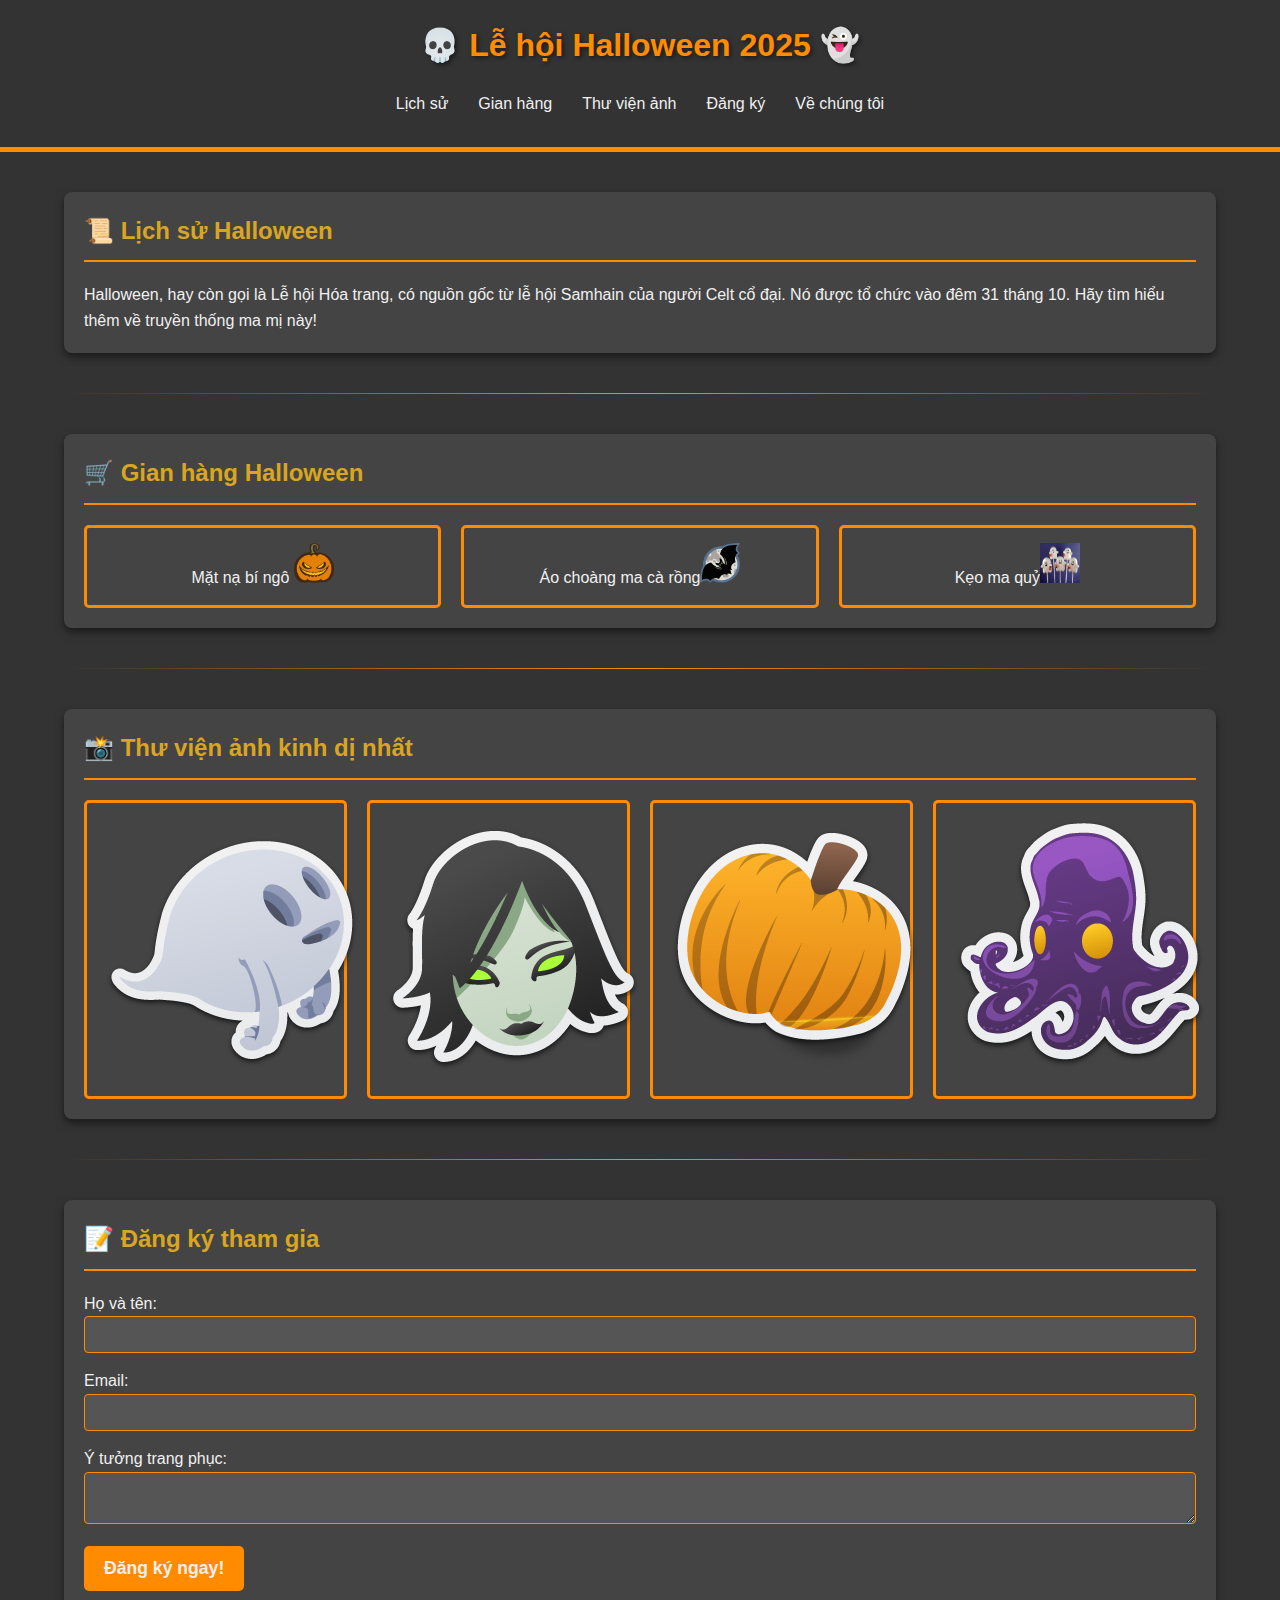
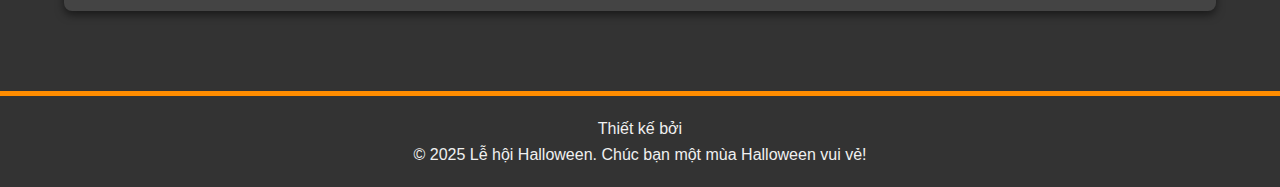
<file: 6.1.2/index.html>
<!DOCTYPE html>
<html lang="vi">
<head>
    <meta charset="UTF-8">
    <meta name="viewport" content="width=device-width, initial-scale=1.0">
    <title>Lễ hội Halloween 2025</title>
    <link rel="stylesheet" href="style.css">
    </head>
<body>

    <header class="site-header">
        <div class="container">
            <h1>💀 Lễ hội Halloween 2025 👻</h1>
            <nav>
                <ul>
                    <li><a href="#history">Lịch sử</a></li>
                    <li><a href="#store">Gian hàng</a></li>
                    <li><a href="#gallery">Thư viện ảnh</a></li>
                    <li><a href="#register">Đăng ký</a></li>
                    <li><a href="#team">Về chúng tôi</a></li>
                </ul>
            </nav>
        </div>
    </header>

    <main class="site-main container">

        <section id="history" class="content-section">
            <h2>📜 Lịch sử Halloween</h2>
            <p>Halloween, hay còn gọi là Lễ hội Hóa trang, có nguồn gốc từ lễ hội Samhain của người Celt cổ đại. Nó được tổ chức vào đêm 31 tháng 10. Hãy tìm hiểu thêm về truyền thống ma mị này!</p>
            </section>

        <hr>

        <section id="store" class="content-section">
            <h2>🛒 Gian hàng Halloween</h2>
            <div class="product-list">
                <div class="product-item">Mặt nạ bí ngô
                    <img class="pic1" src="/6.1.2/images/bingo.png" /></div>
                <div class="product-item">Áo choàng ma cà rồng<img class="pic1" src="/6.1.2/images/doi.png"></div>
                <div class="product-item">Kẹo ma quỷ<img class="pic1" src="/6.1.2/images/keo.jpg"></div>
                </div>
        </section>

        <hr>

        <section id="gallery" class="content-section">
            <h2>📸 Thư viện ảnh kinh dị nhất</h2>
            <div class="image-gallery">
                <div class="gallery-item"><img src="/6.1.2/images/ma.ico"></div>
                <div class="gallery-item"><img src="/6.1.2/images/phuthuy.ico"></div>
                <div class="gallery-item"><img src="/6.1.2/images/Pumpkin.ico"></div>
                <div class="gallery-item"><img src="/6.1.2/images/Sea Monster.ico"></div>
            </div>
            </section>
        <hr>

        <section id="register" class="content-section">
            <h2>📝 Đăng ký tham gia</h2>
            <form class="registration-form">
                <label for="name">Họ và tên:</label>
                <input type="text" id="name" required><br>

                <label for="email">Email:</label>
                <input type="email" id="email" required><br>

                <label for="costume">Ý tưởng trang phục:</label>
                <textarea id="costume"></textarea><br>

                <button type="submit">Đăng ký ngay!</button>
            </form>
        </section>

    </main>

    <footer class="site-footer">
        <div class="container">
            <section id="team">
                <p>Thiết kế bởi </p>
                </section>
            <p>&copy; 2025 Lễ hội Halloween. Chúc bạn một mùa Halloween vui vẻ!</p>
        </div>
    </footer>

</body>
</html>
</file>
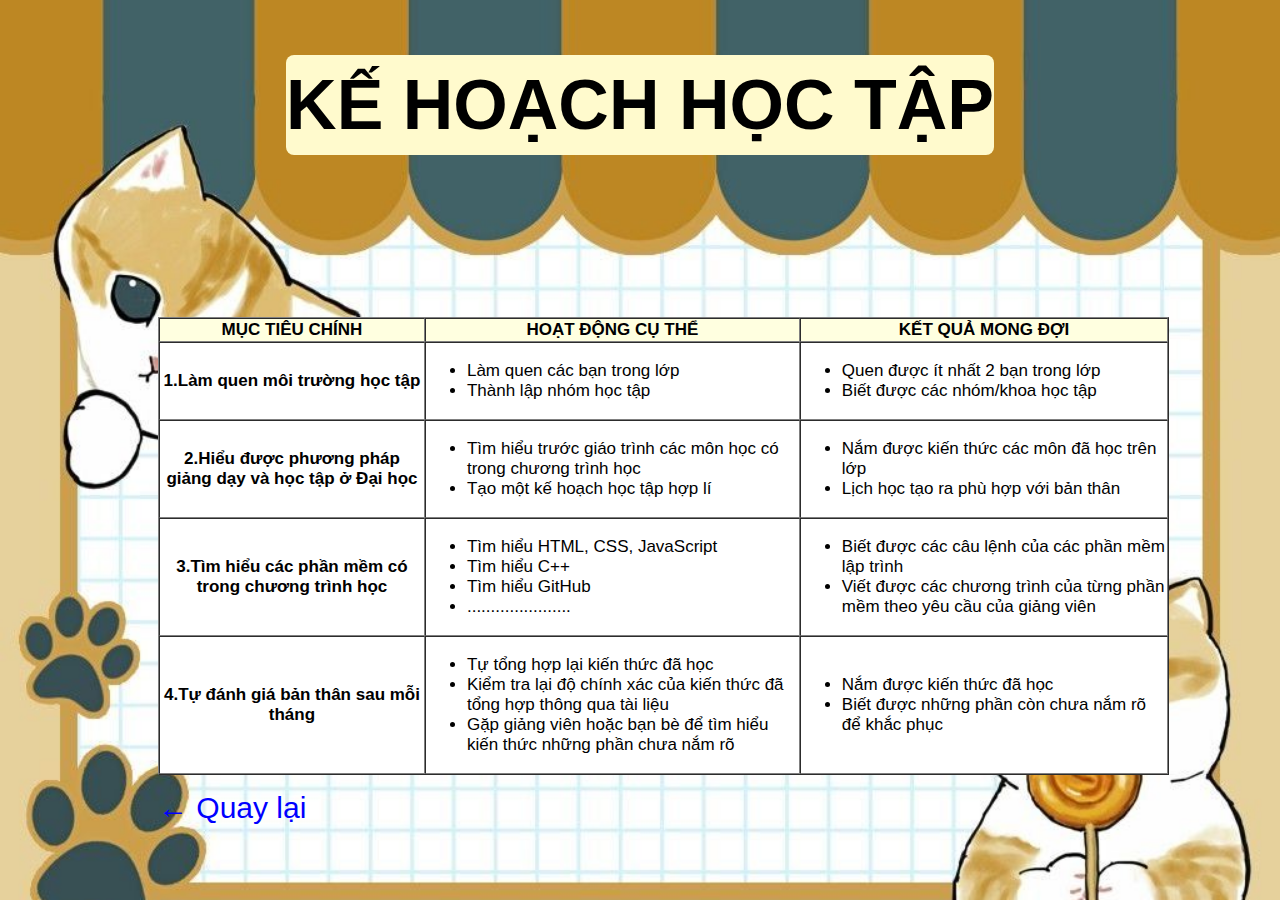
<file: kehoachhoctap.html>
<!DOCTYPE html>
<html lang="en">
<head>
    <meta charset="UTF-8">
    <meta name="viewport" content="width=device-width, initial-scale=1.0">
    <title>KẾ HOẠCH HỌC TẬP</title>
    <style>
        body { 
            font-family: Bold, sans-serif;
        }
        .t {
            text-align: center;
        }
        h1 {
            line-height: 100px;
            border: 0px solid lemonchiffon;
            border-radius: 8px;
            display: inline-block;
            font-family: Bold, sans-serif;
            background-color: lemonchiffon;
            font-size: 70px;
        }
        table {
            margin-top: 115px;
            margin-left: 150px;
            width: 80%; 
            background: #fff;
            font-size:17px;
        }
        a:link {
            color: blue;
            text-decoration: none;
        }
        a:hover {
            color: red;
            text-decoration: none;
        }
        a:active {
            color: green;
            text-decoration: none;
        }
        div {
            text-align: center;
        }
        a {
            margin-left: 150px;
            font-size: 30px;
        }
    </style>
</head>
<body background="/1.6/b431e471166987e82aed42e8d1dbeb77.jpg"
        style="background-size: cover; background-repeat: no-repeat;">
    <div>
    <h1>KẾ HOẠCH HỌC TẬP</h1>
    </div>
    <p>
        <table border="1" cellspacing="0">
            <tr bgcolor="lightyellow" align="center">
                <th>MỤC TIÊU CHÍNH</th>
                <th>HOẠT ĐỘNG CỤ THỂ</th>
                <th>KẾT QUẢ MONG ĐỢI</th>
            </tr>
            <tr>
                <td class="t"><b>1.Làm quen môi trường học tập</b></td>
                <td><ul>
                    <li>Làm quen các bạn trong lớp</li>
                    <li>Thành lập nhóm học tập</li>
                </ul></td>
                <td><ul>
                    <li>Quen được ít nhất 2 bạn trong lớp</li>
                    <li>Biết được các nhóm/khoa học tập</li>
                </ul></td>
            </tr>
            <tr>
                <td class="t"><b>2.Hiểu được phương pháp giảng dạy và học tập ở Đại học</b></td>
                <td><ul>
                    <li>Tìm hiểu trước giáo trình các môn học có trong chương trình học</li>
                    <li>Tạo một kế hoạch học tập hợp lí</li>
                </ul></td>
                <td><ul>
                    <li>Nắm được kiến thức các môn đã học trên lớp </li>
                    <li>Lịch học tạo ra phù hợp với bản thân</li>
                </ul></td>
            </tr>
            <tr>
                <td class="t"><b>3.Tìm hiểu các phần mềm có trong chương trình học</b></td>
                <td><ul>
                    <li>Tìm hiểu HTML, CSS, JavaScript</li>
                    <li>Tìm hiểu C++</li>
                    <li>Tìm hiểu GitHub</li>
                    <li>......................</li>
                </ul></td>
                <td><ul><li>Biết được các câu lệnh của các phần mềm lập trình</li>
                <li>Viết được các chương trình của từng phần mềm theo yêu cầu của giảng viên</li>
                </ul></td>
            </tr>
            <tr>
                <td class="t"><b>4.Tự đánh giá bản thân sau mỗi tháng</b></td>
                <td><ul>
                    <li>Tự tổng hợp lại kiến thức đã học</li>
                    <li>Kiểm tra lại độ chính xác của kiến thức đã tổng hợp thông qua tài liệu</li>
                    <li>Gặp giảng viên hoặc bạn bè để tìm hiểu kiến thức những phần chưa nắm rõ</li>
                </ul></td>
                <td><ul>
                    <li>Nắm được kiến thức đã học</li>
                    <li>Biết được những phần còn chưa nắm rõ để khắc phục</li>
                </ul></td>
            </tr>
        </table>
    </p>
    <a href="./trangchu.html">&larr; Quay lại</a>
</body>
</html>
</file>
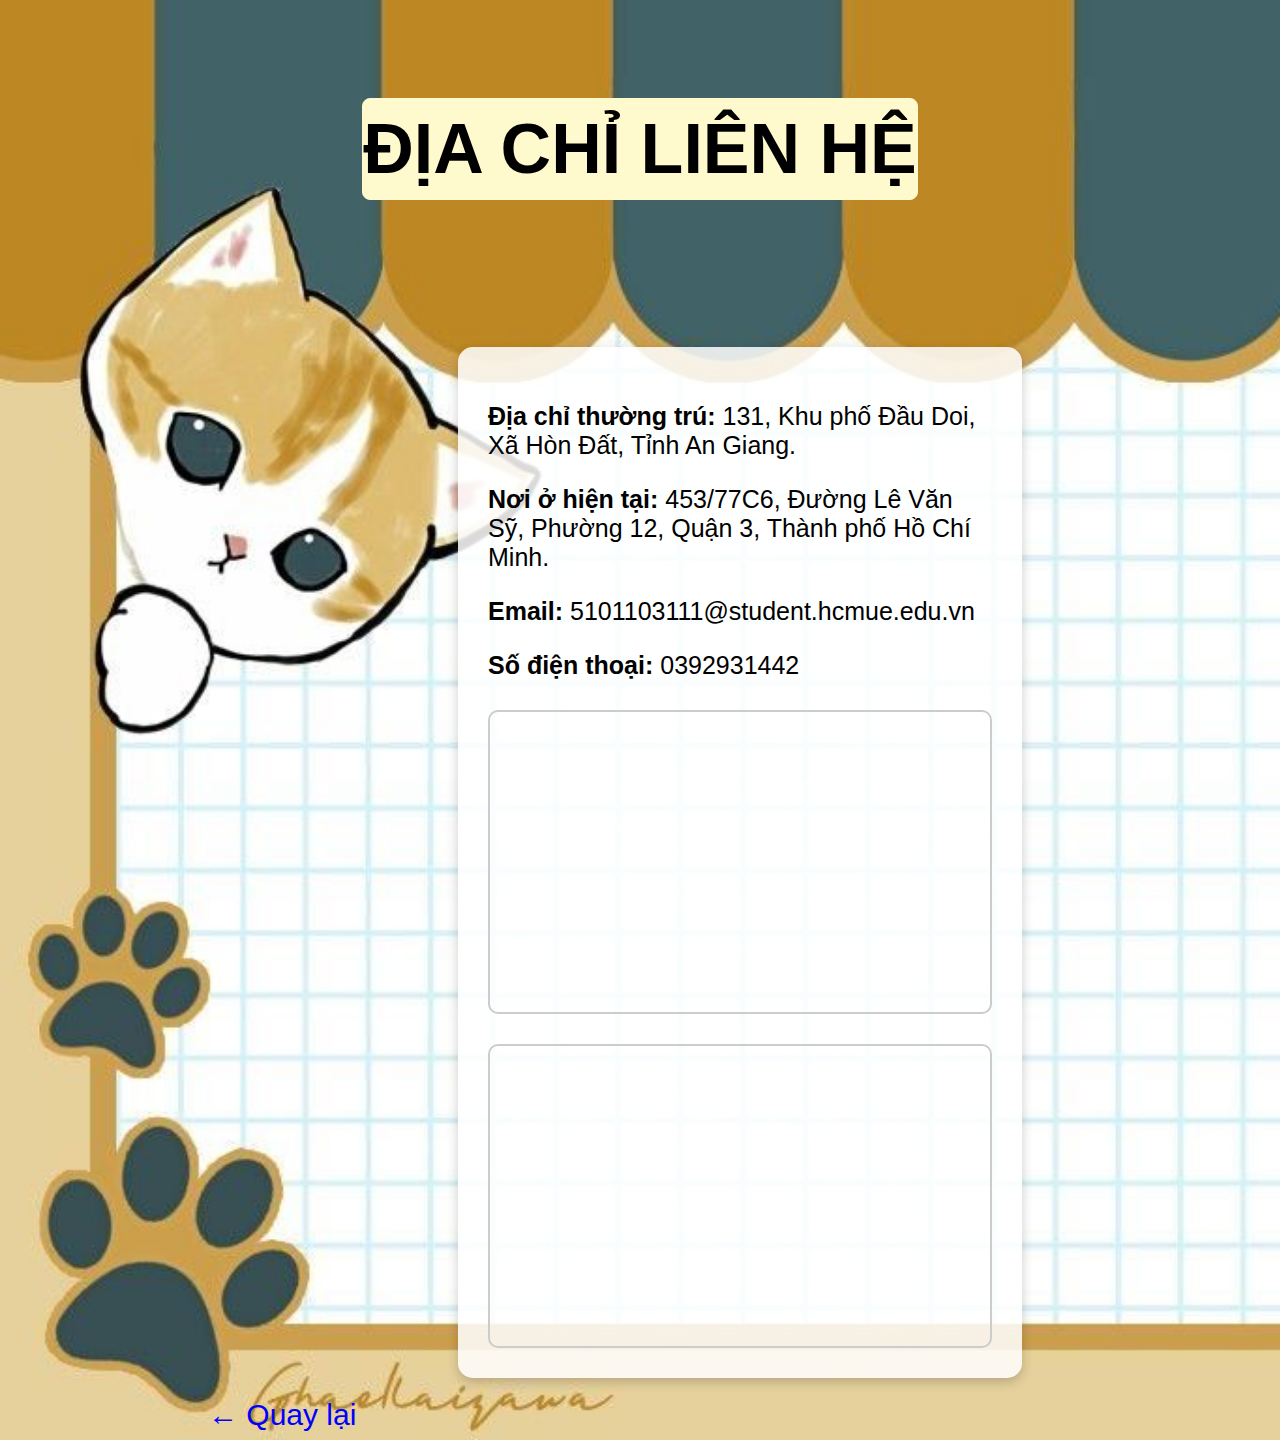
<file: lienhe.html>
<!DOCTYPE html>
<html lang="en">
<head>
    <meta charset="UTF-8">
    <meta name="viewport" content="width=device-width, initial-scale=1.0">
    <title>THÔNG TIN LIÊN HỆ</title>
    <style>
        body {
            font-family: Arial, sans-serif;
        }
        h1 {
            line-height: 100px;
            border: 1px solid lemonchiffon;
            border-radius: 8px;
            text-align: center;
            background-color: lemonchiffon;
            font-size: 70px;
            margin-top: 90px;
            display: inline-block;
        }
        .sgp {
            text-align: center;
        }
        .win {
            font-size: 20px;
            display: inline-block;
            max-width: 800px;
            margin: 100px 450px 20px;
            padding: 30px;
            background: rgba(255, 255, 255, 0.85);
            border-radius: 15px;
            box-shadow: 0 4px 12px #00000033;
        }
        .t1 {
            font-size: 25px;
        }
        .maps {
            display: flex;
            justify-content: center;
            align-items: center;
            gap: 30px;
            margin-top: 30px;
            flex-wrap: wrap; /* Tự động xuống dòng nếu màn hình nhỏ */
        }
        iframe {
            border: 2px solid #ccc;
            border-radius: 10px;
            width: 500px;
            height: 300px;
        }
        a:link {
            color: blue;
            text-decoration: none;
        }
        a:hover {
            color: red;
            text-decoration: none;
        }
        a:active {
            color: green;
            text-decoration: underline;
        }
        a {
            margin-left: 200px;
            font-size: 30px;
        }
    </style>
</head>
<body background="/1.6/b431e471166987e82aed42e8d1dbeb77.jpg"
        style="background-size: cover; background-repeat: no-repeat;">
    <div class="sgp">
        <h1>ĐỊA CHỈ LIÊN HỆ</h1>
    </div>

    <div class="win">
        <div class="t1">
            <p><b>Địa chỉ thường trú:</b> 131, Khu phố Đầu Doi, Xã Hòn Đất, Tỉnh An Giang.</p>
            <p><b>Nơi ở hiện tại:</b> 453/77C6, Đường Lê Văn Sỹ, Phường 12, Quận 3, Thành phố Hồ Chí Minh.</p>
            <p><b>Email:</b> 5101103111@student.hcmue.edu.vn</p>
            <p><b>Số điện thoại:</b> 0392931442</p>
        </div>

        <!-- Khu vực chứa hai bản đồ -->
        <div class="maps">
            <!-- Bản đồ địa chỉ thường trú -->
            <iframe 
                src="https://www.google.com/maps?q=Hòn+Đất,+An+Giang,+Vietnam&output=embed"
                allowfullscreen="" loading="lazy"></iframe>

            <!-- Bản đồ nơi ở hiện tại -->
            <iframe 
                src="https://www.google.com/maps?q=453/77C6+Lê+Văn+Sỹ,+Phường+12,+Quận+3,+TPHCM&output=embed"
                allowfullscreen="" loading="lazy"></iframe>
        </div>
    </div>
    
    <a href="./trangchu.html">&larr; Quay lại</a>
</body>
</html>
</file>
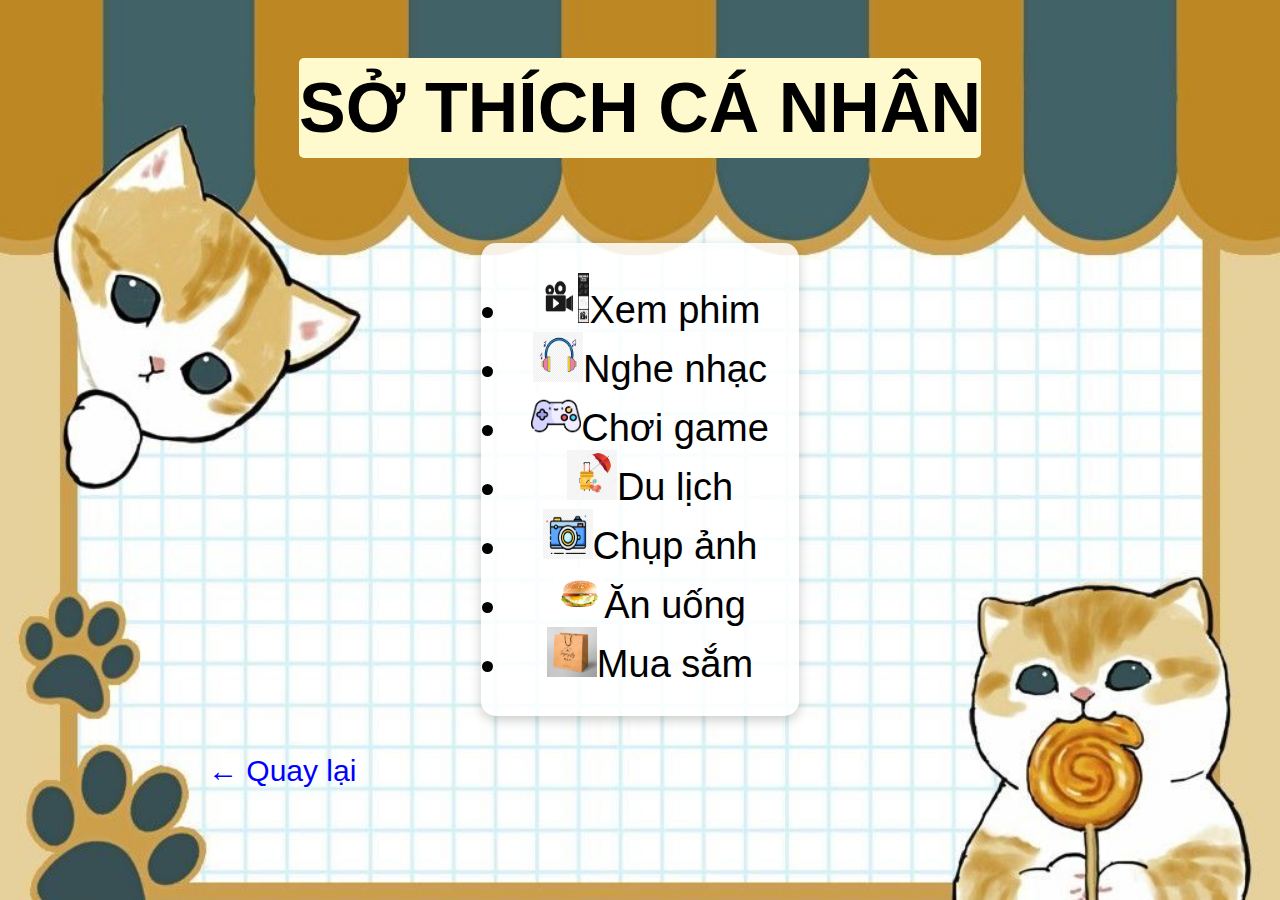
<file: sothich.html>
<!DOCTYPE html>
<html lang="en">
<head>
    <meta charset="UTF-8">
    <meta name="viewport" content="width=device-width, initial-scale=1.0">
    <title>SỞ THÍCH CÁ NHÂN</title>
    <style>
        body {
            font-family: Arial, sans-serif;
        }
        h1 {
            line-height: 100px;
            font-family: Arial, sans-serif;
            text-align: center;
            background-color: lemonchiffon;
            font-size: 70px;
            margin-top: 50px;
            border-radius: 5px;
            display: inline-block;
        }
        ul {
            display: inline-block;
            padding: 30px;
            background: rgba(255, 255, 255, 0.85);
            border-radius: 15px;
            box-shadow: 0 4px 12px rgba(0, 0, 0, 0.2);
            font-size: 38px;
        }
        img {
            width: 50px; height: 50px;
            margin-left: 20px;
        }
        .s1 {
            text-align: center;
        }
        .w1 {
            text-align: center;
        }
        a:link {
            color: blue;
            text-decoration: none;
        }
        a:hover {
            color: red;
            text-decoration: none;
        }
        a:active {
            color: green;
            text-decoration: underline;
        }
        a {
            margin-left: 200px;
            font-size: 30px;
        }
    </style>
</head>
<body background="/1.6/b431e471166987e82aed42e8d1dbeb77.jpg"
        style="background-size: cover; background-repeat: no-repeat;">
    <div class="s1">
    <h1>SỞ THÍCH CÁ NHÂN</h1>
    </div>
    <div class="w1">
    <ul>
        <li><img src="/1.6/xemphim.jpg" alt="Xem phim">Xem phim</li>
        <li><img src="/1.6/nghenhac.jpg" alt="Nghe nhạc">Nghe nhạc</li>
        <li><img src="/1.6/choigame.png" alt="Chơi game">Chơi game</li>
        <li><img src="/1.6/dulich.jpg" alt="Du lịch">Du lịch</li>
        <li><img src="/1.6/chupanh.jpg" alt="Chụp ảnh">Chụp ảnh</li>
        <li><img src="/1.6/anuong.jpg" alt="Ăn uống">Ăn uống</li>
        <li><img src="/1.6/muasam.jpg" alt="Mua sắm">Mua sắm</li>
    </ul>
    </div>
    <a href="./trangchu.html">&larr; Quay lại</a>
</body>
</html>
</file>
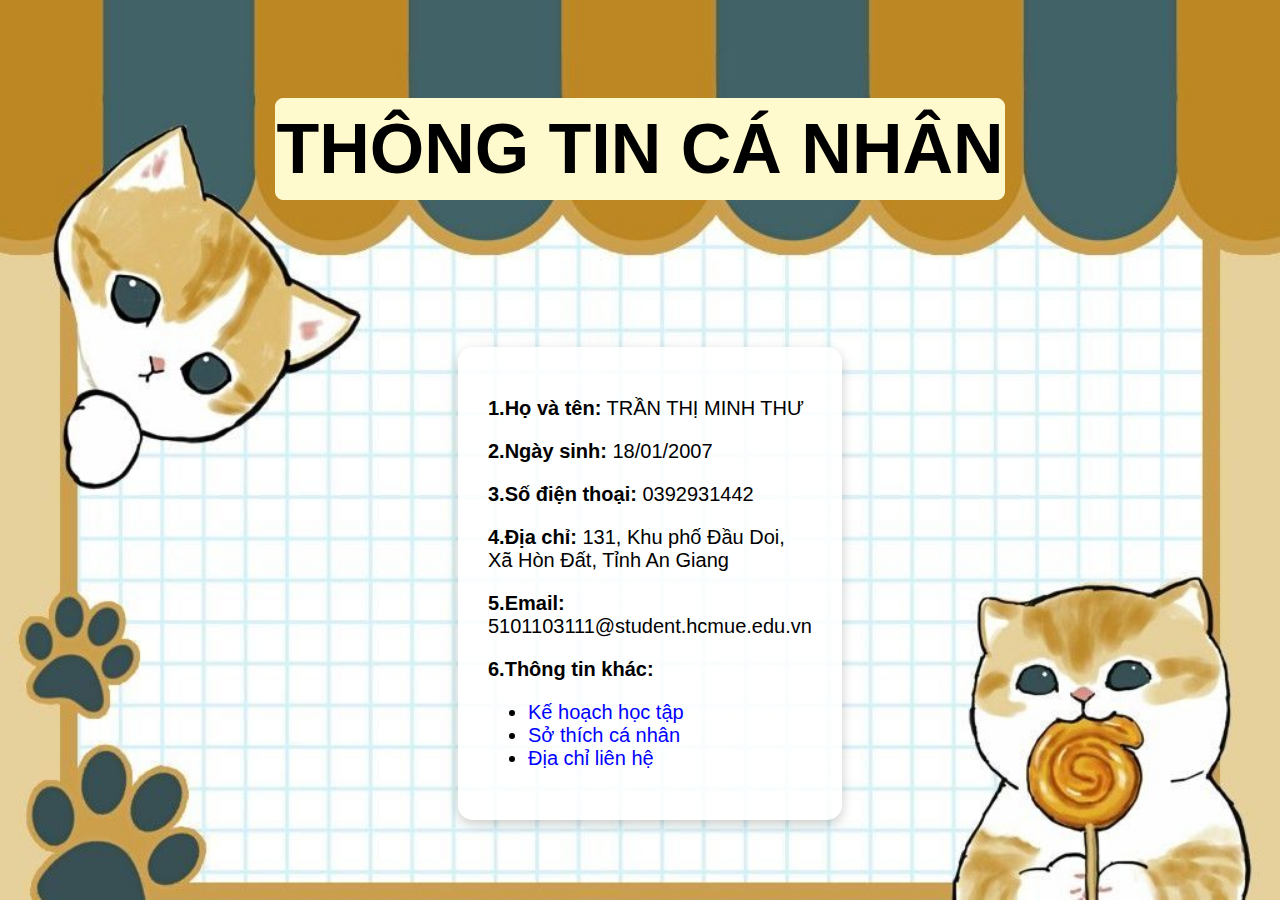
<file: trangchu.html>
<!DOCTYPE html>
<html lang="en">
<head>
    <meta charset="UTF-8">
    <meta name="viewport" content="width=device-width, initial-scale=1.0">
    <title>WEBSITE CÁ NHÂN</title>
    <style>
        body {
            font-family: Arial, sans-serif;
        }
        h1 {
            line-height: 100px;
            border: 1px solid lemonchiffon;
            border-radius: 8px;
            text-align: center;
            background-color: lemonchiffon;
            font-size: 70px;
            margin-top: 90px;
            display: inline-block;
        }
        .sgp {
            font-size:20px;
            display: inline-block;
            max-width: 800px;
            margin: 100px 450px 20px;
            padding: 30px;
            background: rgba(255, 255, 255, 0.85);
            border-radius: 15px;
            box-shadow: 0 4px 12px rgba(0, 0, 0, 0.2);
        }
        a:link {
            color: blue;
            text-decoration: none;
        }
        a:hover {
            color: red;
            text-decoration: none;
        }
        a:active {
            color: green;
            text-decoration: underline;
        }
        .ttcn {
            text-align: center;
        }
    </style>
    </head>
    <body background="/1.6/b431e471166987e82aed42e8d1dbeb77.jpg"
        style="background-size: cover; background-repeat: no-repeat;">
    <div class="ttcn">
    <h1>THÔNG TIN CÁ NHÂN</h1>
    </div>
    <div class="sgp">
    <p><b>1.Họ và tên:</b> TRẦN THỊ MINH THƯ</p>
    <p><b>2.Ngày sinh:</b> 18/01/2007</p>
    <p><b>3.Số điện thoại:</b> 0392931442</p>
    <p><b>4.Địa chỉ:</b> 131, Khu phố Đầu Doi, Xã Hòn Đất, Tỉnh An Giang</p>
    <p><b>5.Email:</b> 5101103111@student.hcmue.edu.vn</p>
    <p><b>6.Thông tin khác:</b></p>
    <ul>
        <li><a href="./kehoachhoctap.html">Kế hoạch học tập</a></li>
        <li><a href="./sothich.html">Sở thích cá nhân</a></li>
        <li><a href="./lienhe.html">Địa chỉ liên hệ</a></li>
    </ul>
    </div>
</body>
</html>
</file>
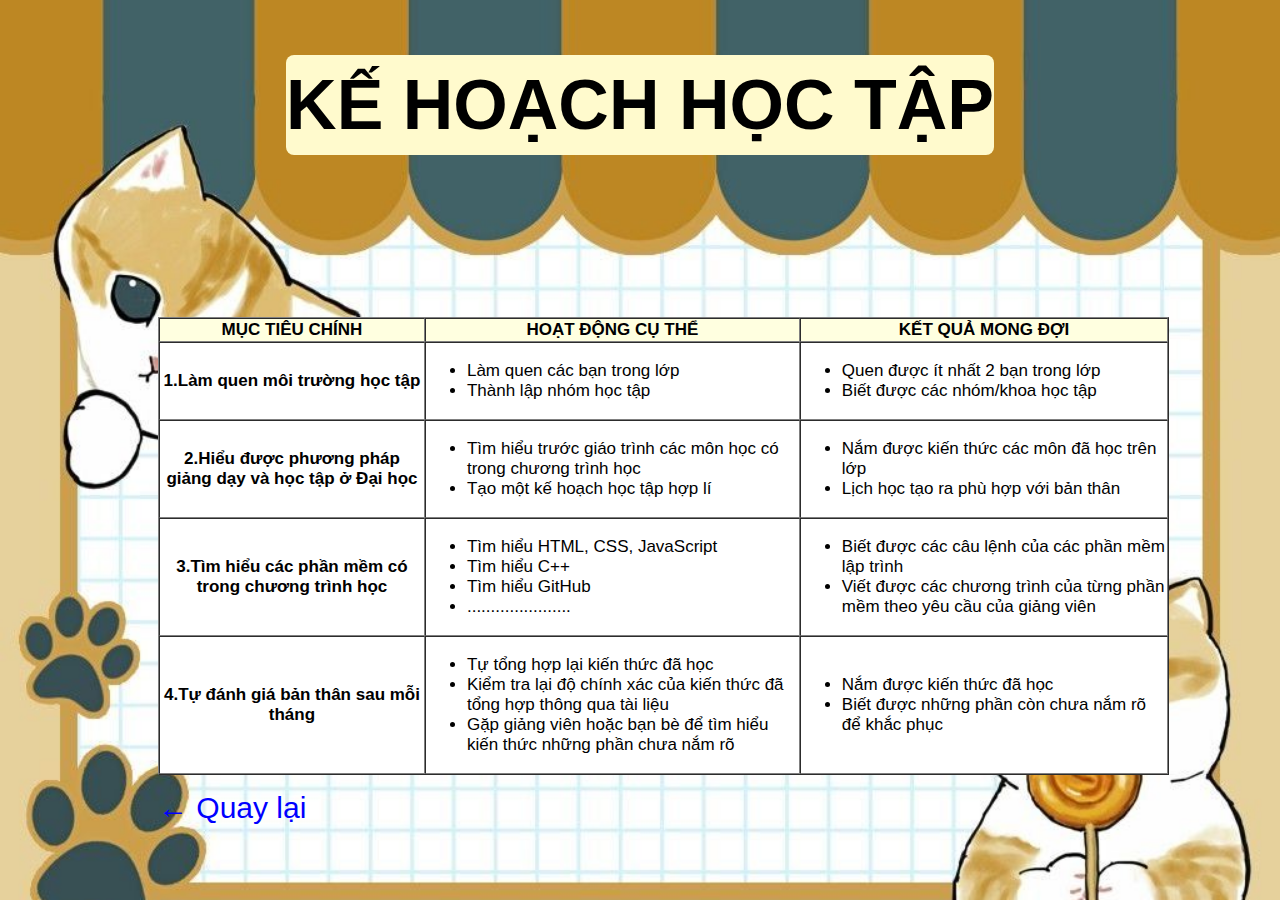
<file: 1.6/kehoachhoctap.html>
<!DOCTYPE html>
<html lang="en">
<head>
    <meta charset="UTF-8">
    <meta name="viewport" content="width=device-width, initial-scale=1.0">
    <title>KẾ HOẠCH HỌC TẬP</title>
    <style>
        body { 
            font-family: Bold, sans-serif;
        }
        .t {
            text-align: center;
        }
        h1 {
            line-height: 100px;
            border: 0px solid lemonchiffon;
            border-radius: 8px;
            display: inline-block;
            font-family: Bold, sans-serif;
            background-color: lemonchiffon;
            font-size: 70px;
        }
        table {
            margin-top: 115px;
            margin-left: 150px;
            width: 80%; 
            background: #fff;
            font-size:17px;
        }
        a:link {
            color: blue;
            text-decoration: none;
        }
        a:hover {
            color: red;
            text-decoration: none;
        }
        a:active {
            color: green;
            text-decoration: none;
        }
        div {
            text-align: center;
        }
        a {
            margin-left: 150px;
            font-size: 30px;
        }
    </style>
</head>
<body background="/1.6/img/b431e471166987e82aed42e8d1dbeb77.jpg"
        style="background-size: cover; background-repeat: no-repeat;">
    <div>
    <h1>KẾ HOẠCH HỌC TẬP</h1>
    </div>
    <p>
        <table border="1" cellspacing="0">
            <tr bgcolor="lightyellow" align="center">
                <th>MỤC TIÊU CHÍNH</th>
                <th>HOẠT ĐỘNG CỤ THỂ</th>
                <th>KẾT QUẢ MONG ĐỢI</th>
            </tr>
            <tr>
                <td class="t"><b>1.Làm quen môi trường học tập</b></td>
                <td><ul>
                    <li>Làm quen các bạn trong lớp</li>
                    <li>Thành lập nhóm học tập</li>
                </ul></td>
                <td><ul>
                    <li>Quen được ít nhất 2 bạn trong lớp</li>
                    <li>Biết được các nhóm/khoa học tập</li>
                </ul></td>
            </tr>
            <tr>
                <td class="t"><b>2.Hiểu được phương pháp giảng dạy và học tập ở Đại học</b></td>
                <td><ul>
                    <li>Tìm hiểu trước giáo trình các môn học có trong chương trình học</li>
                    <li>Tạo một kế hoạch học tập hợp lí</li>
                </ul></td>
                <td><ul>
                    <li>Nắm được kiến thức các môn đã học trên lớp </li>
                    <li>Lịch học tạo ra phù hợp với bản thân</li>
                </ul></td>
            </tr>
            <tr>
                <td class="t"><b>3.Tìm hiểu các phần mềm có trong chương trình học</b></td>
                <td><ul>
                    <li>Tìm hiểu HTML, CSS, JavaScript</li>
                    <li>Tìm hiểu C++</li>
                    <li>Tìm hiểu GitHub</li>
                    <li>......................</li>
                </ul></td>
                <td><ul><li>Biết được các câu lệnh của các phần mềm lập trình</li>
                <li>Viết được các chương trình của từng phần mềm theo yêu cầu của giảng viên</li>
                </ul></td>
            </tr>
            <tr>
                <td class="t"><b>4.Tự đánh giá bản thân sau mỗi tháng</b></td>
                <td><ul>
                    <li>Tự tổng hợp lại kiến thức đã học</li>
                    <li>Kiểm tra lại độ chính xác của kiến thức đã tổng hợp thông qua tài liệu</li>
                    <li>Gặp giảng viên hoặc bạn bè để tìm hiểu kiến thức những phần chưa nắm rõ</li>
                </ul></td>
                <td><ul>
                    <li>Nắm được kiến thức đã học</li>
                    <li>Biết được những phần còn chưa nắm rõ để khắc phục</li>
                </ul></td>
            </tr>
        </table>
    </p>
    <a href="./trangchu.html">&larr; Quay lại</a>
</body>
</html>
</file>
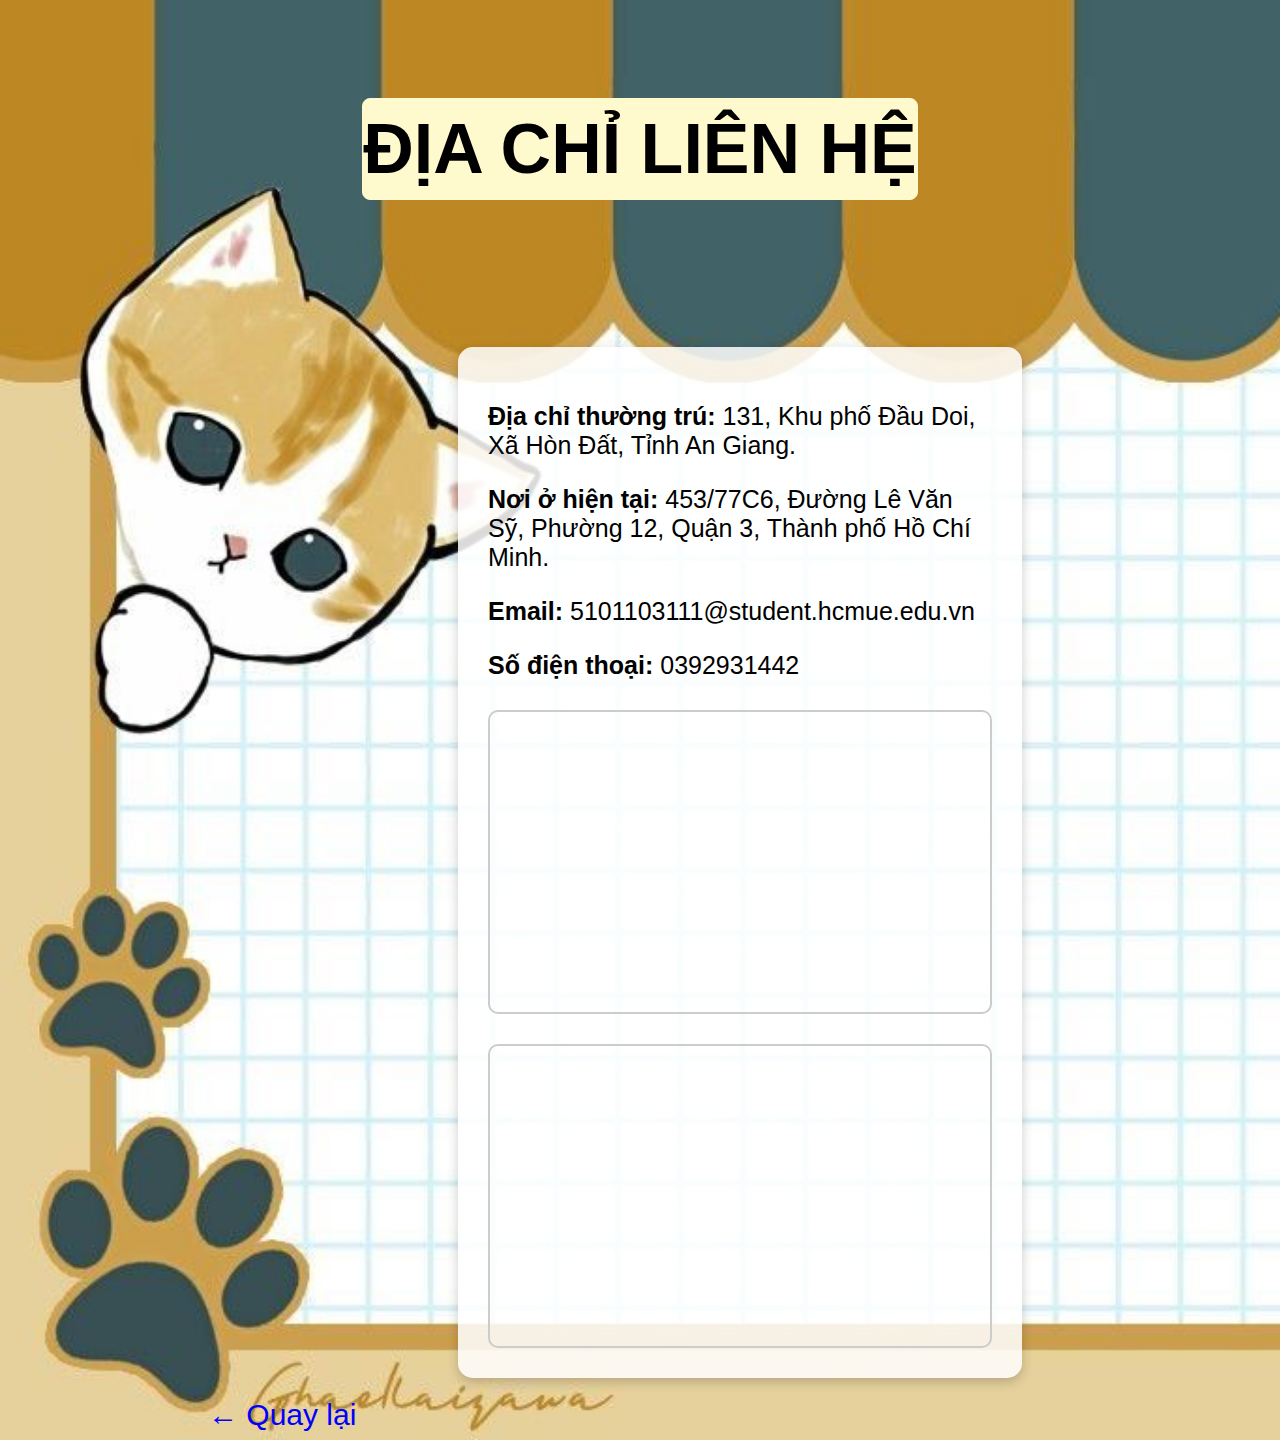
<file: 1.6/lienhe.html>
<!DOCTYPE html>
<html lang="en">
<head>
    <meta charset="UTF-8">
    <meta name="viewport" content="width=device-width, initial-scale=1.0">
    <title>THÔNG TIN LIÊN HỆ</title>
    <style>
        body {
            font-family: Arial, sans-serif;
        }
        h1 {
            line-height: 100px;
            border: 1px solid lemonchiffon;
            border-radius: 8px;
            text-align: center;
            background-color: lemonchiffon;
            font-size: 70px;
            margin-top: 90px;
            display: inline-block;
        }
        .sgp {
            text-align: center;
        }
        .win {
            font-size: 20px;
            display: inline-block;
            max-width: 800px;
            margin: 100px 450px 20px;
            padding: 30px;
            background: rgba(255, 255, 255, 0.85);
            border-radius: 15px;
            box-shadow: 0 4px 12px #00000033;
        }
        .t1 {
            font-size: 25px;
        }
        .maps {
            display: flex;
            justify-content: center;
            align-items: center;
            gap: 30px;
            margin-top: 30px;
            flex-wrap: wrap; /* Tự động xuống dòng nếu màn hình nhỏ */
        }
        iframe {
            border: 2px solid #ccc;
            border-radius: 10px;
            width: 500px;
            height: 300px;
        }
        a:link {
            color: blue;
            text-decoration: none;
        }
        a:hover {
            color: red;
            text-decoration: none;
        }
        a:active {
            color: green;
            text-decoration: underline;
        }
        a {
            margin-left: 200px;
            font-size: 30px;
        }
    </style>
</head>
<body background="/1.6/img/b431e471166987e82aed42e8d1dbeb77.jpg"
        style="background-size: cover; background-repeat: no-repeat;">
    <div class="sgp">
        <h1>ĐỊA CHỈ LIÊN HỆ</h1>
    </div>

    <div class="win">
        <div class="t1">
            <p><b>Địa chỉ thường trú:</b> 131, Khu phố Đầu Doi, Xã Hòn Đất, Tỉnh An Giang.</p>
            <p><b>Nơi ở hiện tại:</b> 453/77C6, Đường Lê Văn Sỹ, Phường 12, Quận 3, Thành phố Hồ Chí Minh.</p>
            <p><b>Email:</b> 5101103111@student.hcmue.edu.vn</p>
            <p><b>Số điện thoại:</b> 0392931442</p>
        </div>

        <!-- Khu vực chứa hai bản đồ -->
        <div class="maps">
            <!-- Bản đồ địa chỉ thường trú -->
            <iframe 
                src="https://www.google.com/maps?q=Hòn+Đất,+An+Giang,+Vietnam&output=embed"
                allowfullscreen="" loading="lazy"></iframe>

            <!-- Bản đồ nơi ở hiện tại -->
            <iframe 
                src="https://www.google.com/maps?q=453/77C6+Lê+Văn+Sỹ,+Phường+12,+Quận+3,+TPHCM&output=embed"
                allowfullscreen="" loading="lazy"></iframe>
        </div>
    </div>
    
    <a href="./trangchu.html">&larr; Quay lại</a>
</body>
</html>
</file>
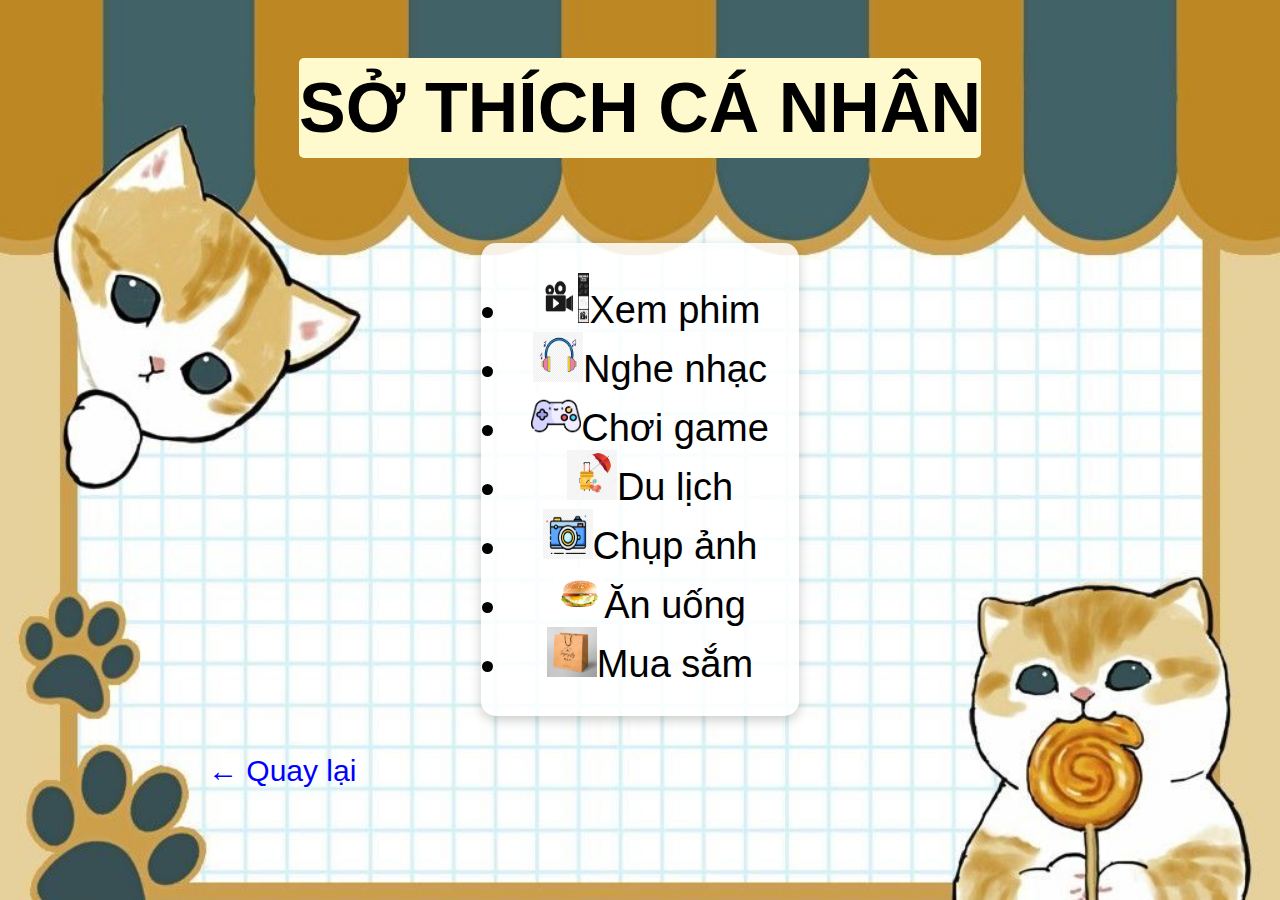
<file: 1.6/sothich.html>
<!DOCTYPE html>
<html lang="en">
<head>
    <meta charset="UTF-8">
    <meta name="viewport" content="width=device-width, initial-scale=1.0">
    <title>SỞ THÍCH CÁ NHÂN</title>
    <style>
        body {
            font-family: Arial, sans-serif;
        }
        h1 {
            line-height: 100px;
            font-family: Arial, sans-serif;
            text-align: center;
            background-color: lemonchiffon;
            font-size: 70px;
            margin-top: 50px;
            border-radius: 5px;
            display: inline-block;
        }
        ul {
            display: inline-block;
            padding: 30px;
            background: rgba(255, 255, 255, 0.85);
            border-radius: 15px;
            box-shadow: 0 4px 12px rgba(0, 0, 0, 0.2);
            font-size: 38px;
        }
        img {
            width: 50px; height: 50px;
            margin-left: 20px;
        }
        .s1 {
            text-align: center;
        }
        .w1 {
            text-align: center;
        }
        a:link {
            color: blue;
            text-decoration: none;
        }
        a:hover {
            color: red;
            text-decoration: none;
        }
        a:active {
            color: green;
            text-decoration: underline;
        }
        a {
            margin-left: 200px;
            font-size: 30px;
        }
    </style>
</head>
<body background="/1.6/img/b431e471166987e82aed42e8d1dbeb77.jpg"
        style="background-size: cover; background-repeat: no-repeat;">
    <div class="s1">
    <h1>SỞ THÍCH CÁ NHÂN</h1>
    </div>
    <div class="w1">
    <ul>
        <li><img src="/1.6/img/xemphim.jpg" alt="Xem phim">Xem phim</li>
        <li><img src="/1.6/img/nghenhac.jpg" alt="Nghe nhạc">Nghe nhạc</li>
        <li><img src="/1.6/img/choigame.png" alt="Chơi game">Chơi game</li>
        <li><img src="/1.6/img/dulich.jpg" alt="Du lịch">Du lịch</li>
        <li><img src="/1.6/img/chupanh.jpg" alt="Chụp ảnh">Chụp ảnh</li>
        <li><img src="/1.6/img/anuong.jpg" alt="Ăn uống">Ăn uống</li>
        <li><img src="/1.6/img/muasam.jpg" alt="Mua sắm">Mua sắm</li>
    </ul>
    </div>
    <a href="./trangchu.html">&larr; Quay lại</a>
</body>
</html>
</file>
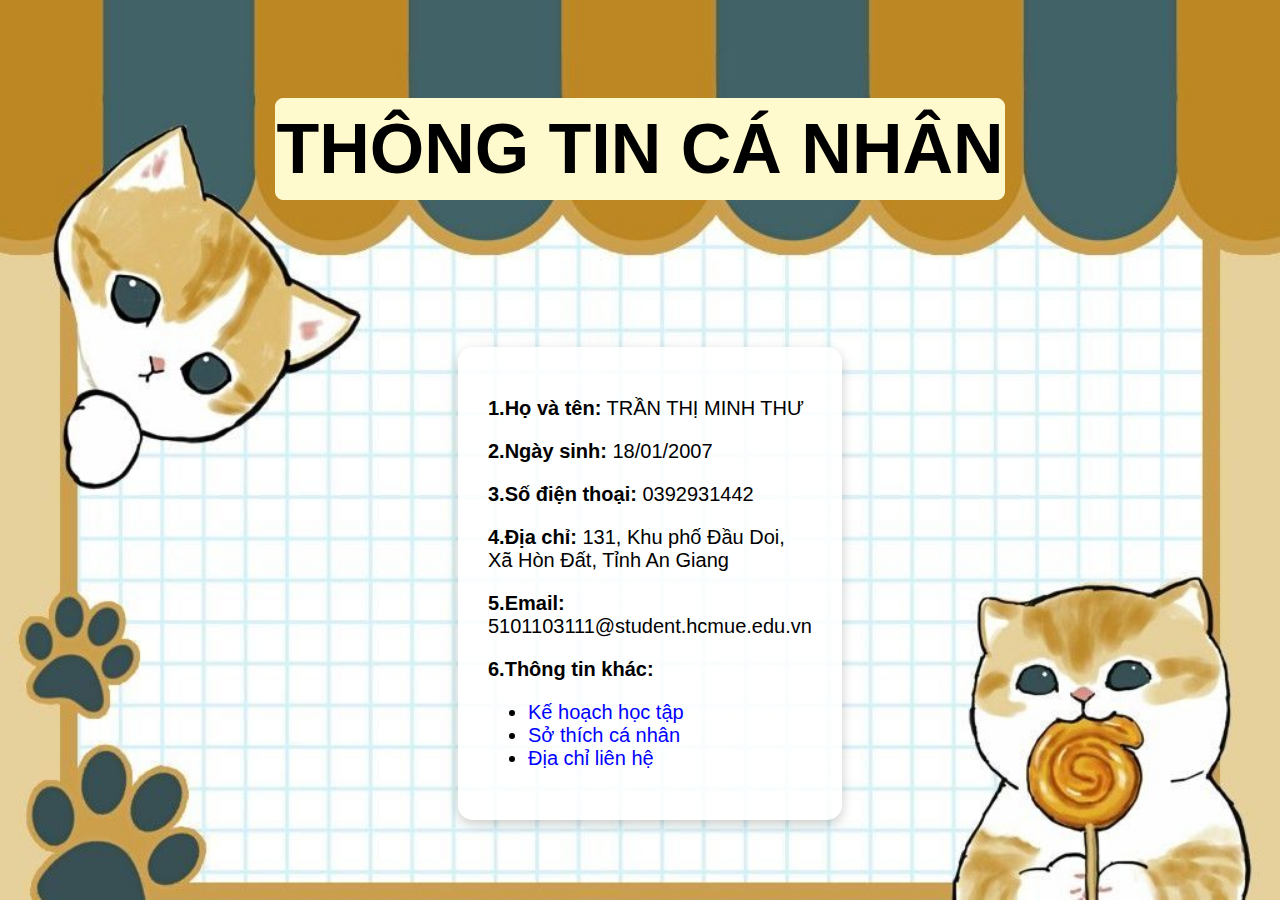
<file: 1.6/trangchu.html>
<!DOCTYPE html>
<html lang="en">
<head>
    <meta charset="UTF-8">
    <meta name="viewport" content="width=device-width, initial-scale=1.0">
    <title>WEBSITE CÁ NHÂN</title>
    <style>
        body {
            font-family: Arial, sans-serif;
        }
        h1 {
            line-height: 100px;
            border: 1px solid lemonchiffon;
            border-radius: 8px;
            text-align: center;
            background-color: lemonchiffon;
            font-size: 70px;
            margin-top: 90px;
            display: inline-block;
        }
        .sgp {
            font-size:20px;
            display: inline-block;
            max-width: 800px;
            margin: 100px 450px 20px;
            padding: 30px;
            background: rgba(255, 255, 255, 0.85);
            border-radius: 15px;
            box-shadow: 0 4px 12px rgba(0, 0, 0, 0.2);
        }
        a:link {
            color: blue;
            text-decoration: none;
        }
        a:hover {
            color: red;
            text-decoration: none;
        }
        a:active {
            color: green;
            text-decoration: underline;
        }
        .ttcn {
            text-align: center;
        }
    </style>
    </head>
    <body background="/1.6/img/b431e471166987e82aed42e8d1dbeb77.jpg"
        style="background-size: cover; background-repeat: no-repeat;">
    <div class="ttcn">
    <h1>THÔNG TIN CÁ NHÂN</h1>
    </div>
    <div class="sgp">
    <p><b>1.Họ và tên:</b> TRẦN THỊ MINH THƯ</p>
    <p><b>2.Ngày sinh:</b> 18/01/2007</p>
    <p><b>3.Số điện thoại:</b> 0392931442</p>
    <p><b>4.Địa chỉ:</b> 131, Khu phố Đầu Doi, Xã Hòn Đất, Tỉnh An Giang</p>
    <p><b>5.Email:</b> 5101103111@student.hcmue.edu.vn</p>
    <p><b>6.Thông tin khác:</b></p>
    <ul>
        <li><a href="./kehoachhoctap.html">Kế hoạch học tập</a></li>
        <li><a href="./sothich.html">Sở thích cá nhân</a></li>
        <li><a href="./lienhe.html">Địa chỉ liên hệ</a></li>
    </ul>
    </div>
</body>
</html>
</file>
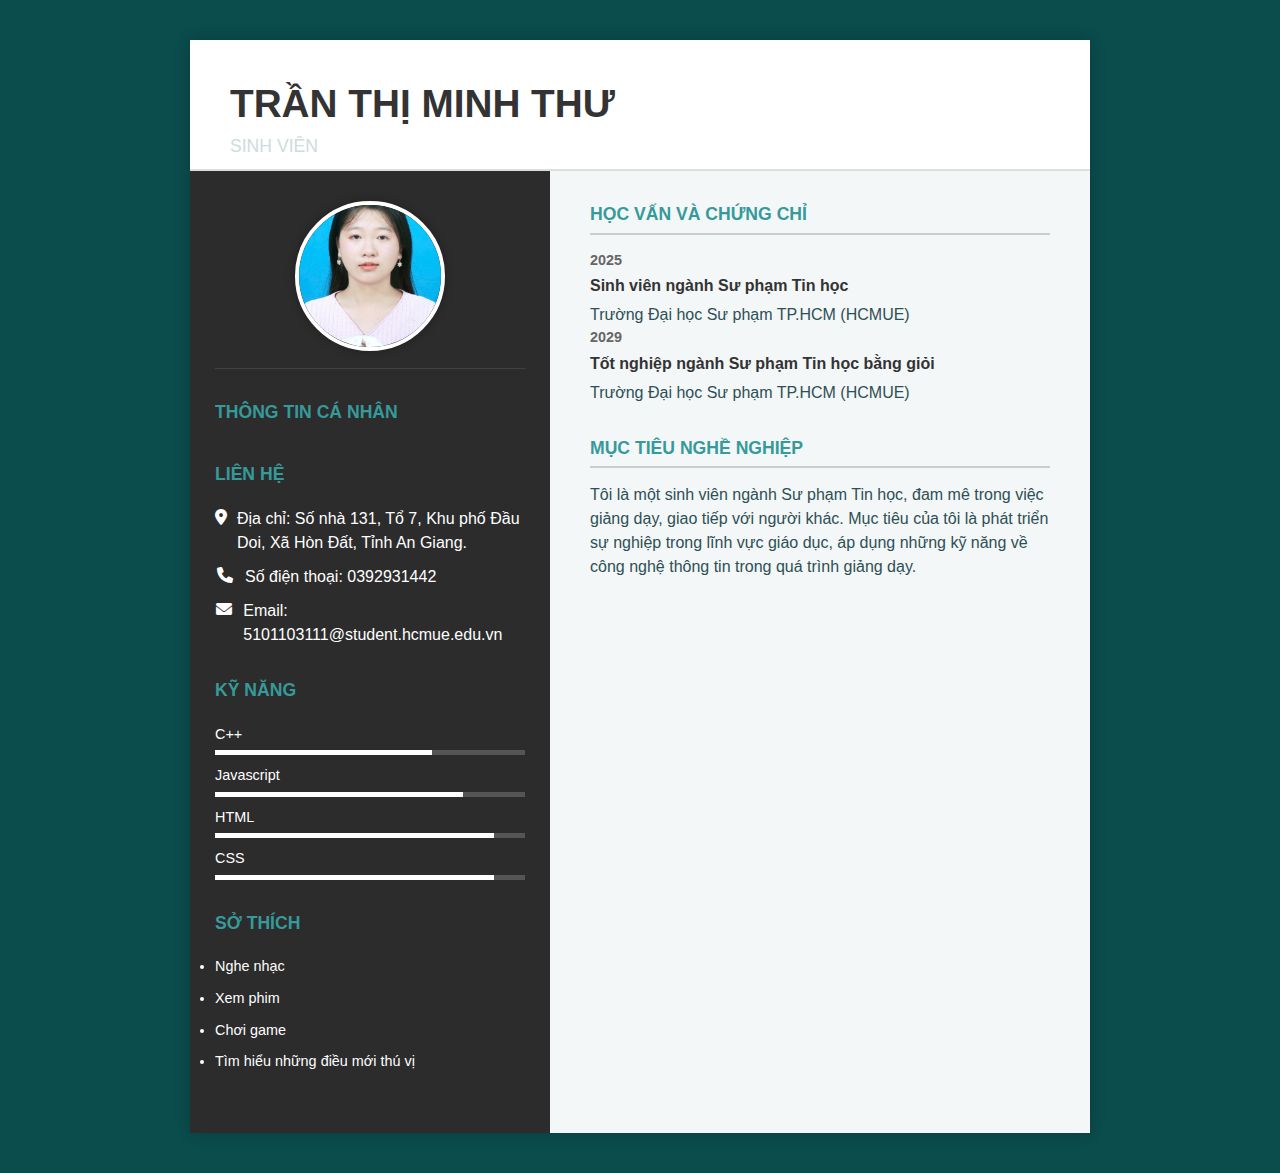
<file: 6.1.3/CV.html>
<!DOCTYPE html>
<html lang="vi">
<head>
    <meta charset="UTF-8">
    <meta name="viewport" content="width=device-width, initial-scale=1.0">
    <title>Curriculum Vitae - TRẦN THỊ MINH THƯ</title>
    <link rel="stylesheet" href="style.css">
    <link rel="stylesheet" href="https://cdnjs.cloudflare.com/ajax/libs/font-awesome/6.0.0/css/all.min.css">
</head>
<body style="background-color:rgb(11, 76, 76)">
    <div class="cv-container">

        <header class="cv-header">
            <h1 class="name">TRẦN THỊ MINH THƯ</h1>
            <p class="title">SINH VIÊN</p>
        </header>

        <main class="cv-main">

            <section class="left-column">
                
                <div class="profile-pic">
                    <img src="/6.1.3/avt.jpg">
                </div>

                <article class="section about-me">
                    <h2>THÔNG TIN CÁ NHÂN</h2>
                    
                </article>

                <article class="section contact">
                    <h2>LIÊN HỆ</h2>
                    <div class="contact-item">
                        <i class="fas fa-map-marker-alt"></i>
                        <span>Địa chỉ: Số nhà 131, Tổ 7, Khu phố Đầu Doi, Xã Hòn Đất, Tỉnh An Giang.</span>
                    </div>
                    <div class="contact-item">
                        <i class="fas fa-phone"></i>
                        <span>Số điện thoại: 0392931442</span>
                    </div>
                    <div class="contact-item">
                        <i class="fas fa-envelope"></i>
                        <span>Email: 5101103111@student.hcmue.edu.vn</span>
                    </div>
                </article>

                <article class="section skills">
                    <h2>KỸ NĂNG</h2>
                    <ul>
                        <li>C++
                            <div class="skill-bar"><div class="skill-level" style="width: 70%;"></div></div>
                        </li>
                        <li>Javascript
                            <div class="skill-bar"><div class="skill-level" style="width: 80%;"></div></div>
                        </li>
                        <li>HTML
                            <div class="skill-bar"><div class="skill-level" style="width: 90%;"></div></div>
                        </li>
                        <li>CSS
                            <div class="skill-bar"><div class="skill-level" style="width: 90%;"></div></div>
                        </li>
                    </ul>
                </article>
                <article class="section hobby">
                    <h2>SỞ THÍCH</h2>
                    <ul>
                       <li>Nghe nhạc
                        <div class="hobby"></div>
                       </li>
                       <li>Xem phim
                        <div class="hobby"></div>
                       </li>
                       <li>Chơi game
                        <div class="hobby"></div>
                       </li>
                       <li>Tìm hiểu những điều mới thú vị
                        <div class="hobby"></div>
                       </li>
                    </ul>
                </article>

            </section>

            <section class="right-column">
                
                <article class="section education">
                    <h2>HỌC VẤN VÀ CHỨNG CHỈ</h2>
                    <div class="timeline-item">
                        <span class="period">2025</span>
                        <p class="item-title">Sinh viên ngành Sư phạm Tin học</p>
                        <p class="item-organization">Trường Đại học Sư phạm TP.HCM (HCMUE)</p>
                        <span class="period">2029</span>
                        <p class="item-title">Tốt nghiệp ngành Sư phạm Tin học bằng giỏi</p>
                        <p class="item-organization">Trường Đại học Sư phạm TP.HCM (HCMUE)</p>
                    </div>
                </article>

                <article class="section experience">
                    <h2>MỤC TIÊU NGHỀ NGHIỆP</h2>
                    <div class="timeline-item">
                        <p class="item-organization">Tôi là một sinh viên ngành Sư phạm Tin học, đam mê trong việc giảng dạy, giao tiếp với người khác. Mục tiêu của tôi là phát triển sự nghiệp trong lĩnh vực giáo dục, áp dụng những kỹ năng về công nghệ thông tin trong quá trình giảng dạy.</p>
                    </div>
                    </article>

            </section>
        </main>
    </div>
</body>
</html>
</file>
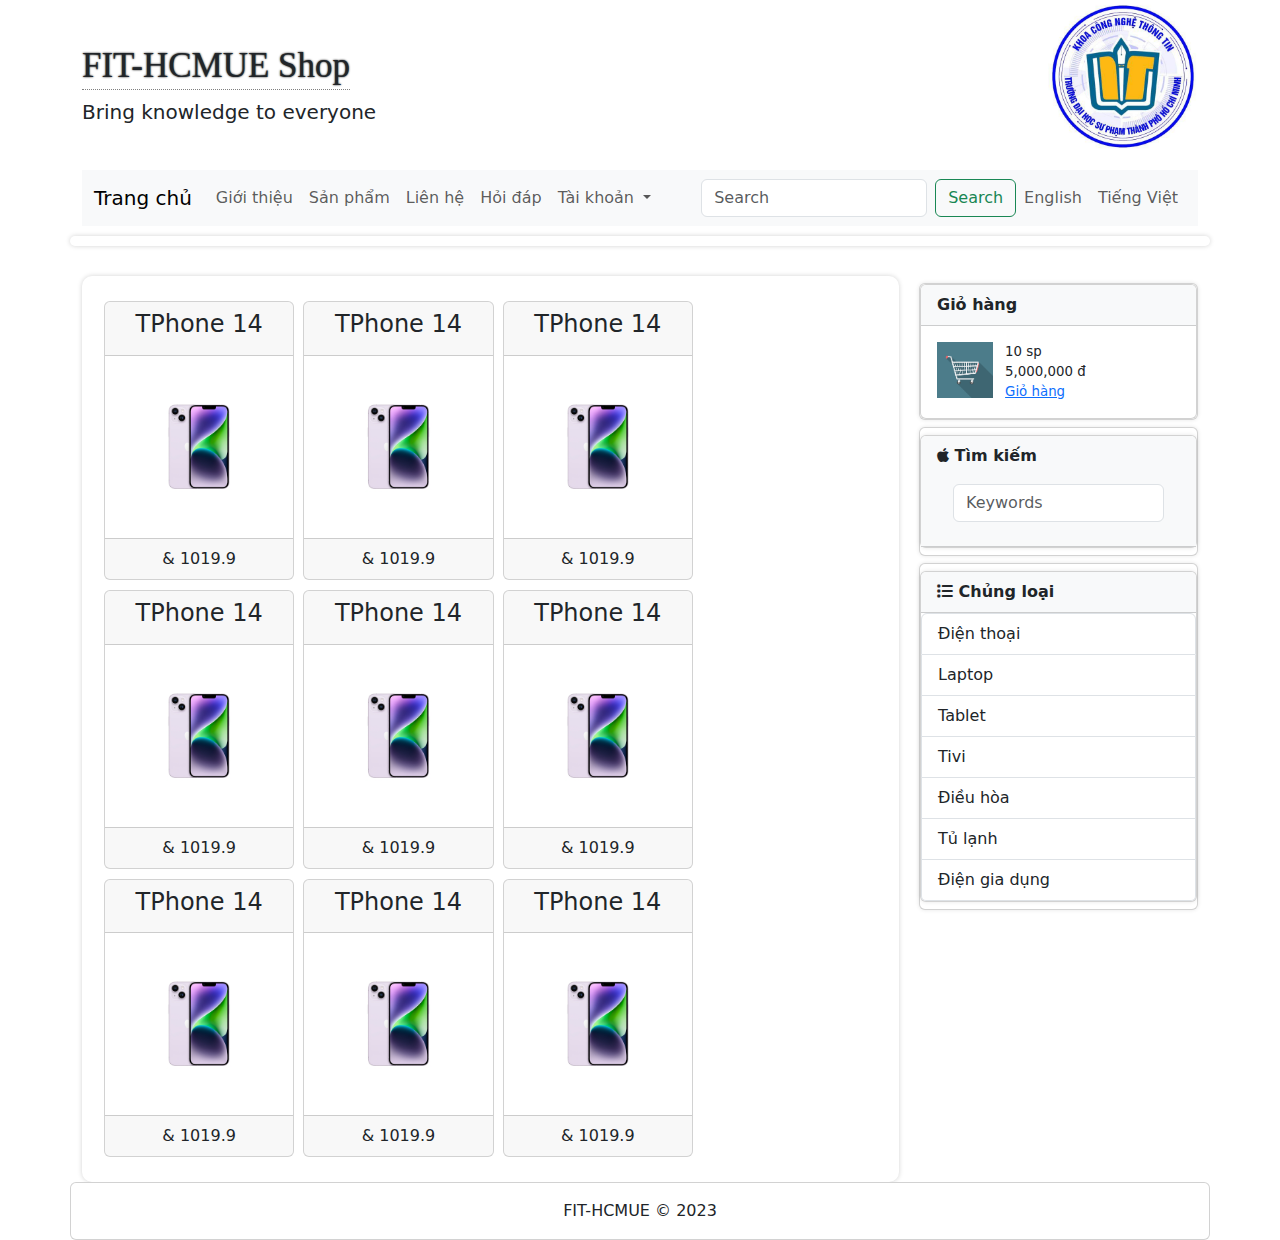
<file: 5.3/bootstrap/html/layout.html>
<!DOCTYPE html>
<html lang="en">
<head>
  <meta charset="UTF-8">
  <meta name="viewport" content="width=device-width, initial-scale=1.0">
  <title>FIT.HCMUE Shop</title>
  <link href="https://cdn.jsdelivr.net/npm/bootstrap@5.3.0/dist/css/bootstrap.min.css" rel="stylesheet">
  <link rel="stylesheet" href="https://cdnjs.cloudflare.com/ajax/libs/font-awesome/6.4.0/css/all.min.css">
  <link rel="stylesheet" href="/5.3/bootstrap/css/layout.css">
</head>
<body>
  <div class="container" style="height: auto">
    <header class="hh-header">
      <h1 class="hh-company">FIT-HCMUE Shop</h1>
      <h5 class="hh-slogan">Bring knowledge to everyone</h5>
      <img class="hh-logo" src="/5.3/bootstrap/images/logo.jpg" />
    </header>
    <nav class="navbar navbar-expand-lg bg-body-tertiary">
  <div class="container-fluid">
    <a class="navbar-brand" href="#">Trang chủ</a>
    <button class="navbar-toggler" type="button" data-bs-toggle="collapse" data-bs-target="#navbarSupportedContent" aria-controls="navbarSupportedContent" aria-expanded="false" aria-label="Toggle navigation">
      <span class="navbar-toggler-icon"></span>
    </button>
    <div class="collapse navbar-collapse" id="navbarSupportedContent">
      <ul class="navbar-nav me-auto mb-2 mb-lg-0">
        <li class="nav-item">
          <a class="nav-link" href="#">Giới thiệu</a>
        </li>
        <li class="nav-item">
          <a class="nav-link" href="/5.3/bootstrap/html/sanpham.html">Sản phẩm</a>
        </li>
        <li class="nav-item">
          <a class="nav-link" href="#">Liên hệ</a>
        </li>
        <li class="nav-item">
          <a class="nav-link" href="#">Hỏi đáp</a>
        </li>
        <li class="nav-item dropdown">
          <a class="nav-link dropdown-toggle" href="#" role="button" data-bs-toggle="dropdown" aria-expanded="false">
            Tài khoản
          </a>
          <ul class="dropdown-menu">
            <li><a class="dropdown-item" href="#">Action</a></li>
            <li><a class="dropdown-item" href="#">Another action</a></li>
            <li><hr class="dropdown-divider"></li>
            <li><a class="dropdown-item" href="#">Something else here</a></li>
          </ul>
        </li>
      </ul>
      <form class="d-flex" role="search">
        <input class="form-control me-2" type="search" placeholder="Search" aria-label="Search"/>
        <button class="btn btn-outline-success" type="submit">Search</button>
      </form>
      <ul class="navbar-nav mb-2 mb-lg-0">
         <li class="nav-item">
          <a class="nav-link" href="#">English</a>
        </li>
        <li class="nav-item">
          <a class="nav-link" href="#">Tiếng Việt</a>
        </li>
      </ul>
    </div>
  </div>
    </nav>
    <div class="hh-sheet row">

    </div>
  <div class="all">
  <div class="container-1">
  <!--Khối giỏ hàng-->
    <div class="card hh-card mb3">
    <div class="card hh-cart">
      <div class="card-header">
        <strong>Giỏ hàng</strong>
      </div>
      <div class="card-body row">
        <img class="col-md-5" src="/5.3/bootstrap/images/giohang.jpg" />
        <ul class="col-md-7">
          <li>10 sp</li>
          <li>5,000,000 đ</li>
          <li><a href="">Giỏ hàng</a></li>
        </ul>
      </div>
    </div>
    </div>

  <!--Khối giỏ hàng-->

  <!--Khối tìm kiếm-->
  <div class="card hh-card mb3">
  <div class="card hh-card">
    <div class="card-header">
      <i class="fab fa-apple"></i>
      <strong>Tìm kiếm</strong>
      <div class="card-body">
        <form>
          <input placeholder="Keywords" class="form-control">
        </form>
      </div>
    </div>
  </div>
  </div>
  <!--Khối tìm kiếm-->

  <!--Khối chủng loại-->
  <div class="card hh-card mb3">
  <div class="card hh-card">
    <div class="card-header">
      <i class="fas fa-list">
      </i>
      <strong>Chủng loại</strong>
    </div>
    <div class="list-group">
      <a href="#" class="list-group-item">
        Điện thoại
        <span class="badge badge-primary badge-pill">55</span>
      </a>
      <a href="#" class="list-group-item">Laptop</a>
      <a href="#" class="list-group-item">Tablet</a>
      <a href="#" class="list-group-item">Tivi</a>
      <a href="#" class="list-group-item">Điều hòa</a>
      <a href="#" class="list-group-item">Tủ lạnh</a>
      <a href="#" class="list-group-item">Điện gia dụng</a>
    </div>
  </div>
  </div>
  <!--Khối chủng loại--> 
  </div>
  <div class="container-2">
  <!--Hàng hóa--> 
  <div class="col-sm-3 hh-product">
    <div class="card">
      <div class="card-header">
        <h4 class="card-title">
          TPhone 14
        </h4>
      </div>
      <div class="card-body">
        <img src="../images/iphone14.jpg" />
      </div>
      <div class="card-footer">
        & 1019.9
      </div>
    </div>
  </div>
  <div class="col-sm-3 hh-product">
    <div class="card">
      <div class="card-header">
        <h4 class="card-title">
          TPhone 14
        </h4>
      </div>
      <div class="card-body">
        <img src="../images/iphone14.jpg" />
      </div>
      <div class="card-footer">
        & 1019.9
      </div>
    </div>
  </div>
  <div class="col-sm-3 hh-product">
    <div class="card">
      <div class="card-header">
        <h4 class="card-title">
          TPhone 14
        </h4>
      </div>
      <div class="card-body">
        <img src="../images/iphone14.jpg" />
      </div>
      <div class="card-footer">
        & 1019.9
      </div>
    </div>
  </div>
  <div class="col-sm-3 hh-product">
    <div class="card">
      <div class="card-header">
        <h4 class="card-title">
          TPhone 14
        </h4>
      </div>
      <div class="card-body">
        <img src="../images/iphone14.jpg" />
      </div>
      <div class="card-footer">
        & 1019.9
      </div>
    </div>
  </div>
  <div class="col-sm-3 hh-product">
    <div class="card">
      <div class="card-header">
        <h4 class="card-title">
          TPhone 14
        </h4>
      </div>
      <div class="card-body">
        <img src="../images/iphone14.jpg" />
      </div>
      <div class="card-footer">
        & 1019.9
      </div>
    </div>
  </div>
  <div class="col-sm-3 hh-product">
    <div class="card">
      <div class="card-header">
        <h4 class="card-title">
          TPhone 14
        </h4>
      </div>
      <div class="card-body">
        <img src="../images/iphone14.jpg" />
      </div>
      <div class="card-footer">
        & 1019.9
      </div>
    </div>
  </div>
  <div class="col-sm-3 hh-product">
    <div class="card">
      <div class="card-header">
        <h4 class="card-title">
          TPhone 14
        </h4>
      </div>
      <div class="card-body">
        <img src="../images/iphone14.jpg" />
      </div>
      <div class="card-footer">
        & 1019.9
      </div>
    </div>
  </div>
  <div class="col-sm-3 hh-product">
    <div class="card">
      <div class="card-header">
        <h4 class="card-title">
          TPhone 14
        </h4>
      </div>
      <div class="card-body">
        <img src="../images/iphone14.jpg" />
      </div>
      <div class="card-footer">
        & 1019.9
      </div>
    </div>
  </div>
<div class="col-sm-3 hh-product">
    <div class="card">
      <div class="card-header">
        <h4 class="card-title">
          TPhone 14
        </h4>
      </div>
      <div class="card-body">
        <img src="../images/iphone14.jpg" />
      </div>
      <div class="card-footer">
        & 1019.9
      </div>
    </div>
  </div>
  <!--Hàng hóa-->
</div>
</div>

  <footer class="row card">
      <div class="card-body text-center">
        FIT-HCMUE &copy; 2023
      </div>
  </footer>
  </div>
</body>
</html>
</file>
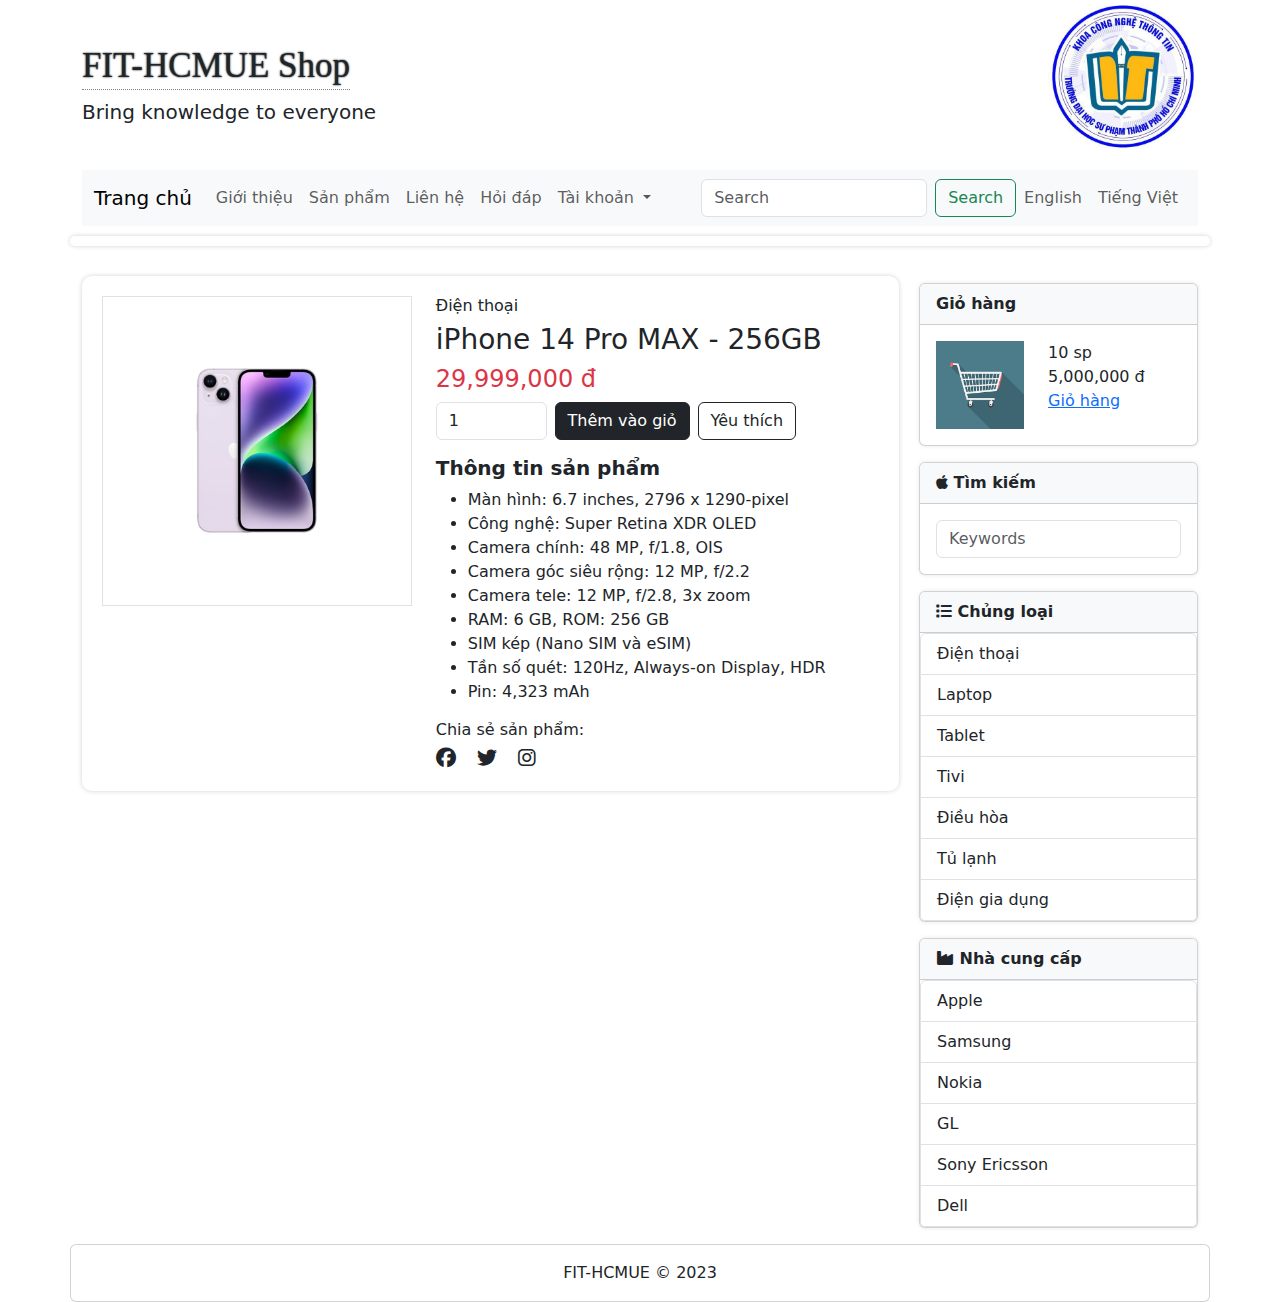
<file: 5.3/bootstrap/html/sanpham.html>
<!DOCTYPE html>
<html lang="en">
<head>
  <meta charset="UTF-8">
  <meta name="viewport" content="width=device-width, initial-scale=1.0">
  <title>FIT.HCMUE Shop</title>
  <link href="https://cdn.jsdelivr.net/npm/bootstrap@5.3.0/dist/css/bootstrap.min.css" rel="stylesheet">
  <link rel="stylesheet" href="https://cdnjs.cloudflare.com/ajax/libs/font-awesome/6.4.0/css/all.min.css">
  <link rel="stylesheet" href="/5.3/bootstrap/css/layout.css">
</head>
<body>
  <div class="container" style="height: auto">
    <header class="hh-header">
      <h1 class="hh-company">FIT-HCMUE Shop</h1>
      <h5 class="hh-slogan">Bring knowledge to everyone</h5>
      <img class="hh-logo" src="/5.3/bootstrap/images/logo.jpg" />
    </header>
    <nav class="navbar navbar-expand-lg bg-body-tertiary">
  <div class="container-fluid">
    <a class="navbar-brand" href="#">Trang chủ</a>
    <button class="navbar-toggler" type="button" data-bs-toggle="collapse" data-bs-target="#navbarSupportedContent" aria-controls="navbarSupportedContent" aria-expanded="false" aria-label="Toggle navigation">
      <span class="navbar-toggler-icon"></span>
    </button>
    <div class="collapse navbar-collapse" id="navbarSupportedContent">
      <ul class="navbar-nav me-auto mb-2 mb-lg-0">
        <li class="nav-item">
          <a class="nav-link" href="#">Giới thiệu</a>
        </li>
        <li class="nav-item">
          <a class="nav-link" href="/5.3/bootstrap/html/sanpham.html">Sản phẩm</a>
        </li>
        <li class="nav-item">
          <a class="nav-link" href="#">Liên hệ</a>
        </li>
        <li class="nav-item">
          <a class="nav-link" href="#">Hỏi đáp</a>
        </li>
        <li class="nav-item dropdown">
          <a class="nav-link dropdown-toggle" href="#" role="button" data-bs-toggle="dropdown" aria-expanded="false">
            Tài khoản
          </a>
          <ul class="dropdown-menu">
            <li><a class="dropdown-item" href="#">Action</a></li>
            <li><a class="dropdown-item" href="#">Another action</a></li>
            <li><hr class="dropdown-divider"></li>
            <li><a class="dropdown-item" href="#">Something else here</a></li>
          </ul>
        </li>
      </ul>
      <form class="d-flex" role="search">
        <input class="form-control me-2" type="search" placeholder="Search" aria-label="Search"/>
        <button class="btn btn-outline-success" type="submit">Search</button>
      </form>
      <ul class="navbar-nav mb-2 mb-lg-0">
         <li class="nav-item">
          <a class="nav-link" href="#">English</a>
        </li>
        <li class="nav-item">
          <a class="nav-link" href="#">Tiếng Việt</a>
        </li>
      </ul>
    </div>
  </div>
    </nav>
    <div class="hh-sheet row">

    </div>
<div class="all1">
  <!-- Cột sản phẩm chi tiết -->
  <div class="container-2">
    <div class="row">
      <div class="col-md-5 text-center">
        <img src="/5.3/bootstrap/images/iphone14.jpg" class="img-fluid border p-2" alt="iPhone 14 Pro MAX">
      </div>
      <div class="col-md-7">
        <h6>Điện thoại</h6>
        <h3>iPhone 14 Pro MAX - 256GB</h3>
        <h4 class="text-danger">29,999,000 đ</h4>
        <div class="d-flex mb-3">
          <input type="number" value="1" min="1" class="form-control w-25 me-2">
          <button class="btn btn-dark me-2">Thêm vào giỏ</button>
          <button class="btn btn-outline-dark">Yêu thích</button>
        </div>

        <h5><strong>Thông tin sản phẩm</strong></h5>
        <ul>
          <li>Màn hình: 6.7 inches, 2796 x 1290-pixel</li>
          <li>Công nghệ: Super Retina XDR OLED</li>
          <li>Camera chính: 48 MP, f/1.8, OIS</li>
          <li>Camera góc siêu rộng: 12 MP, f/2.2</li>
          <li>Camera tele: 12 MP, f/2.8, 3x zoom</li>
          <li>RAM: 6 GB, ROM: 256 GB</li>
          <li>SIM kép (Nano SIM và eSIM)</li>
          <li>Tần số quét: 120Hz, Always-on Display, HDR</li>
          <li>Pin: 4,323 mAh</li>
        </ul>

        <h6>Chia sẻ sản phẩm:</h6>
        <div>
          <i class="fab fa-facebook fa-lg me-3"></i>
          <i class="fab fa-twitter fa-lg me-3"></i>
          <i class="fab fa-instagram fa-lg"></i>
        </div>
      </div>
    </div>
  </div>

  <!-- Cột bên phải -->
  <div class="container-1">
    <!-- Giỏ hàng -->
    <div class="card hh-card mb-3">
      <div class="card-header"><strong>Giỏ hàng</strong></div>
      <div class="card-body row">
        <img class="col-md-5" src="/5.3/bootstrap/images/giohang.jpg" />
        <ul class="col-md-7 list-unstyled mb-0">
          <li>10 sp</li>
          <li>5,000,000 đ</li>
          <li><a href="#">Giỏ hàng</a></li>
        </ul>
      </div>
    </div>

    <!-- Tìm kiếm -->
    <div class="card hh-card mb-3">
      <div class="card-header"><i class="fab fa-apple"></i> <strong>Tìm kiếm</strong></div>
      <div class="card-body">
        <form><input placeholder="Keywords" class="form-control"></form>
      </div>
    </div>

    <!-- Chủng loại -->
    <div class="card hh-card mb-3">
      <div class="card-header"><i class="fas fa-list"></i> <strong>Chủng loại</strong></div>
      <div class="list-group">
        <a href="#" class="list-group-item">Điện thoại</a>
        <a href="#" class="list-group-item">Laptop</a>
        <a href="#" class="list-group-item">Tablet</a>
        <a href="#" class="list-group-item">Tivi</a>
        <a href="#" class="list-group-item">Điều hòa</a>
        <a href="#" class="list-group-item">Tủ lạnh</a>
        <a href="#" class="list-group-item">Điện gia dụng</a>
      </div>
    </div>

    <!-- Nhà cung cấp -->
    <div class="card hh-card mb-3">
      <div class="card-header"><i class="fas fa-industry"></i> <strong>Nhà cung cấp</strong></div>
      <div class="list-group">
        <a href="#" class="list-group-item">Apple</a>
        <a href="#" class="list-group-item">Samsung</a>
        <a href="#" class="list-group-item">Nokia</a>
        <a href="#" class="list-group-item">GL</a>
        <a href="#" class="list-group-item">Sony Ericsson</a>
        <a href="#" class="list-group-item">Dell</a>
      </div>
    </div>
  </div>
</div>
<footer class="row card">
      <div class="card-body text-center">
        FIT-HCMUE &copy; 2023
      </div>
  </footer>
  </div>
</body>
</html>
</file>
<file: 6.1.2/style.css>
:root {
    --color-primary: #FF8C00;
    --color-text-light: #F0F0F0; 
    --color-background-dark: #333;
    --color-accent: #DAA520;
}


* {
    box-sizing: border-box;
    margin: 0;
    padding: 0;
    font-family: Arial, sans-serif;
}

body {
    background-color: var(--color-background-dark); 
    color: var(--color-text-light); 
    line-height: 1.6;
}

.container {
    width: 90%;
    max-width: 1200px;
    margin: 0 auto;
}
.site-header {
    background-color: var(--color-secondary); 
    padding: 20px 0;
    border-bottom: 5px solid var(--color-primary); 
}

.site-header h1 {
    color: var(--color-primary);
    text-align: center;
    margin-bottom: 10px;
    text-shadow: 2px 2px 4px rgba(0, 0, 0, 0.5);
}

nav ul {
    list-style: none;
    display: flex; 
    justify-content: center;
}

nav ul li a {
    color: var(--color-text-light);
    text-decoration: none;
    padding: 10px 15px;
    display: block;
    transition: background-color 0.3s;
    border-radius: 5px;
}

nav ul li a:hover {
    background-color: var(--color-primary); 
    color: var(--color-secondary);
}


.site-main {
    padding: 40px 0;
}

.content-section {
    margin-bottom: 40px;
    padding: 20px;
    background-color: #444;
    border-radius: 8px;
    box-shadow: 0 4px 8px rgba(0, 0, 0, 0.5);
}

.content-section h2 {
    color: var(--color-accent); 
    border-bottom: 2px solid var(--color-primary);
    padding-bottom: 10px;
    margin-bottom: 20px;
}

hr {
    border: 0;
    height: 1px;
    background-image: linear-gradient(to right, rgba(0, 0, 0, 0), var(--color-primary), rgba(0, 0, 0, 0));
    margin: 40px 0;
}


.product-list, .image-gallery {
    display: grid; 
    grid-template-columns: repeat(auto-fit, minmax(200px, 1fr));
    gap: 20px;
}

.product-item, .gallery-item {
    background-color: var(--color-secondary);
    padding: 15px;
    text-align: center;
    border: 3px solid var(--color-primary);
    border-radius: 5px;
    cursor: pointer;
    transition: transform 0.3s;
}

.product-item:hover, .gallery-item:hover {
    transform: scale(1.05);
    border-color: var(--color-accent);
}

.registration-form input[type="text"],
.registration-form input[type="email"],
.registration-form textarea {
    width: 100%;
    padding: 10px;
    margin-bottom: 15px;
    background-color: #555;
    color: var(--color-text-light);
    border: 1px solid var(--color-primary);
    border-radius: 4px;
}

.registration-form button {
    background-color: var(--color-primary);
    color: var(--color-secondary);
    padding: 12px 20px;
    border: none;
    cursor: pointer;
    font-size: 1.1em;
    font-weight: bold;
    border-radius: 5px;
    transition: background-color 0.3s;
}

.registration-form button:hover {
    background-color: var(--color-accent);
}


.site-footer {
    background-color: var(--color-secondary); 
    color: var(--color-text-light);
    padding: 20px 0;
    text-align: center;
    border-top: 5px solid var(--color-primary);
}

.site-footer h3 {
    color: var(--color-primary);
    margin-bottom: 10px;
}
.pic1 {
    width: 40px;
    height: 40px;
}
</file>
<file: 6.1.3/style.css>
* {
    margin: 0;
    padding: 0;
    box-sizing: border-box;
    font-family: Arial, sans-serif;
    line-height: 1.5;
    color:rgb(54, 154, 154)
}
body {
    background-color: #f4f4f4;
    display: flex;
    justify-content: center;
    padding: 40px 20px;
}
.title {
    color:rgb(205, 220, 220)
}
.cv-container {
    max-width: 900px;
    width: 100%;
    background-color: white;
    box-shadow: 0 0 15px rgba(0, 0, 0, 0.2);
    display: flex;
    flex-direction: column; 
}
.cv-header {
    background-color: white;
    padding: 30px 40px 10px; 
    border-bottom: 2px solid #ddd;
}
.cv-header .name {
    font-size: 2.2em;
    font-weight: 700;
    text-transform: uppercase;
    color: #333;
}

.cv-header{
    font-size: 1.1em;
    color: #398991;
    margin-top: 5px;
}
.cv-main {
    display: flex;
    width: 100%;
    background-color:rgb(243, 247, 247);
}
.left-column {
    flex: 0 0 40%; 
    background-color: #2c2c2c; 
    color: white;
    padding: 30px 25px;
}
.right-column {
    flex: 0 0 60%;
    padding: 30px 40px;
}
.section {
    margin-bottom: 30px;
}

.section h2 {
    font-size: 1.1em;
    text-transform: uppercase;
    margin-bottom: 15px;
    padding-bottom: 5px;
    font-weight: bold;
}

.right-column .section h2 {
    border-bottom: 2px solid #ccc;
}
.profile-pic img {
    width: 150px;
    height: 150px; 
    border-radius: 50%; 
    object-fit: cover;
    border: 4px solid white; 
    box-shadow: 0 0 10px rgba(0, 0, 0, 0.3); 
}
.profile-pic {
    text-align: center;
    margin-bottom: 30px;
    padding-bottom: 10px;
    border-bottom: 1px solid rgba(255, 255, 255, 0.1);
}

.contact-item {
    display: flex;
    align-items: flex-start;
    margin-bottom: 10px;
    color: white;
}
.contact-item span{
    color: white;
}
.contact-item i {
    margin-right: 10px;
    width: 20px;
    text-align: center;
    color: #fff;
    margin-top: 2px;
    color: white;
}

.skills ul {
    list-style: none;
}

.skills ul li {
    margin-bottom: 10px;
    font-size: 0.9em;
    color: white;
}

.skill-bar {
    height: 5px;
    background-color: #555; 
    margin-top: 5px;
}

.skill-level {
    height: 100%;
    background-color: white; 
}
.ref-person {
    margin-bottom: 15px;
}

.ref-person .ref-name {
    font-weight: bold;
    margin-bottom: 3px;
}
.timeline-item {
    margin-bottom: 25px;
}

.timeline-item .period {
    font-size: 0.9em;
    font-weight: bold;
    color: #666;
    margin-bottom: 3px;
    display: block;
}

.timeline-item .item-title {
    font-weight: bold;
    margin-bottom: 5px;
    color: #333;
}

.timeline-item .item-description {
    font-size: 0.95em;
    color: #555;
}
.hobby ul li {
    margin-bottom: 10px;
    font-size: 0.9em;
    color: white;
}
.ref-person {
    color:rgb(46, 79, 85);
}
.item-organization {
    color:rgb(46, 79, 85);
}
</file>
<file: 5.3/bootstrap/css/layout.css>
.hh-header { 
    position: relative; 
    height: 170px; 
} 
.hh-logo { 
    position: absolute; 
    right: 0px; 
    width: 150px; 
} .hh-company { 
    font-family: Impact; 
    font-size: 35px; 
    text-shadow: 0 0 2px black; 
    position: absolute; top: 45px; 
    padding-bottom: 2px; 
    border-bottom: 1px dotted gray; 
} 
.hh-slogan { 
    position: absolute; 
    top: 100px; 
} 
.hh-sheet { 
    box-shadow: 0 0 5px lightgray; 
    border-radius: 10px; 
    padding: 5px; 
    position: relative; 
    top: -10px; 
    margin-top: 20px; 
} 
.hh-body { 
    padding: 5px; 
} 
.hh-cart ul { 
    padding: 0px; 
    margin: 0px; 
    list-style: none; 
    font-size: smaller; 
} .hh-cart img { 
    height: 30%; 
    width: 30%; 
} 
.hh-card { 
    margin: 7px 0; 
} 
.hh-product { 
    text-align: center; 
    padding: 5px 2px; 
    display: inline-block; 
} .hh-product .card-body img { 
    height: 150px;
    max-width: 95%; 
} 
.list-group-item { 
    display: flex; 
    justify-content: space-between; 
    align-items: center; 
} .hh-card-header { 
    display: flex; 
    align-items: center; 
    gap: 8px; 
}
.all {
  display: flex;
  flex-direction: row;      
  align-items: flex-start;
  flex-direction: row-reverse;
  gap: 20px;
  margin-top: 20px;
}

.container-2 {
  flex: 1;
  background: #fff;
  box-shadow: 0 0 5px lightgray;
  border-radius: 10px;
  padding: 20px;
}

.container-1 {
  width: 25%;
}

.hh-card {
  box-shadow: 0 0 4px rgba(0,0,0,0.1);
}

.hh-card .card-header {
  background-color: #f8f9fa;
  font-weight: bold;
}
.all1 {
  display: flex;
  flex-direction: row;    
  align-items: flex-start;
  gap: 20px;
  margin-top: 20px;
}
</file>
